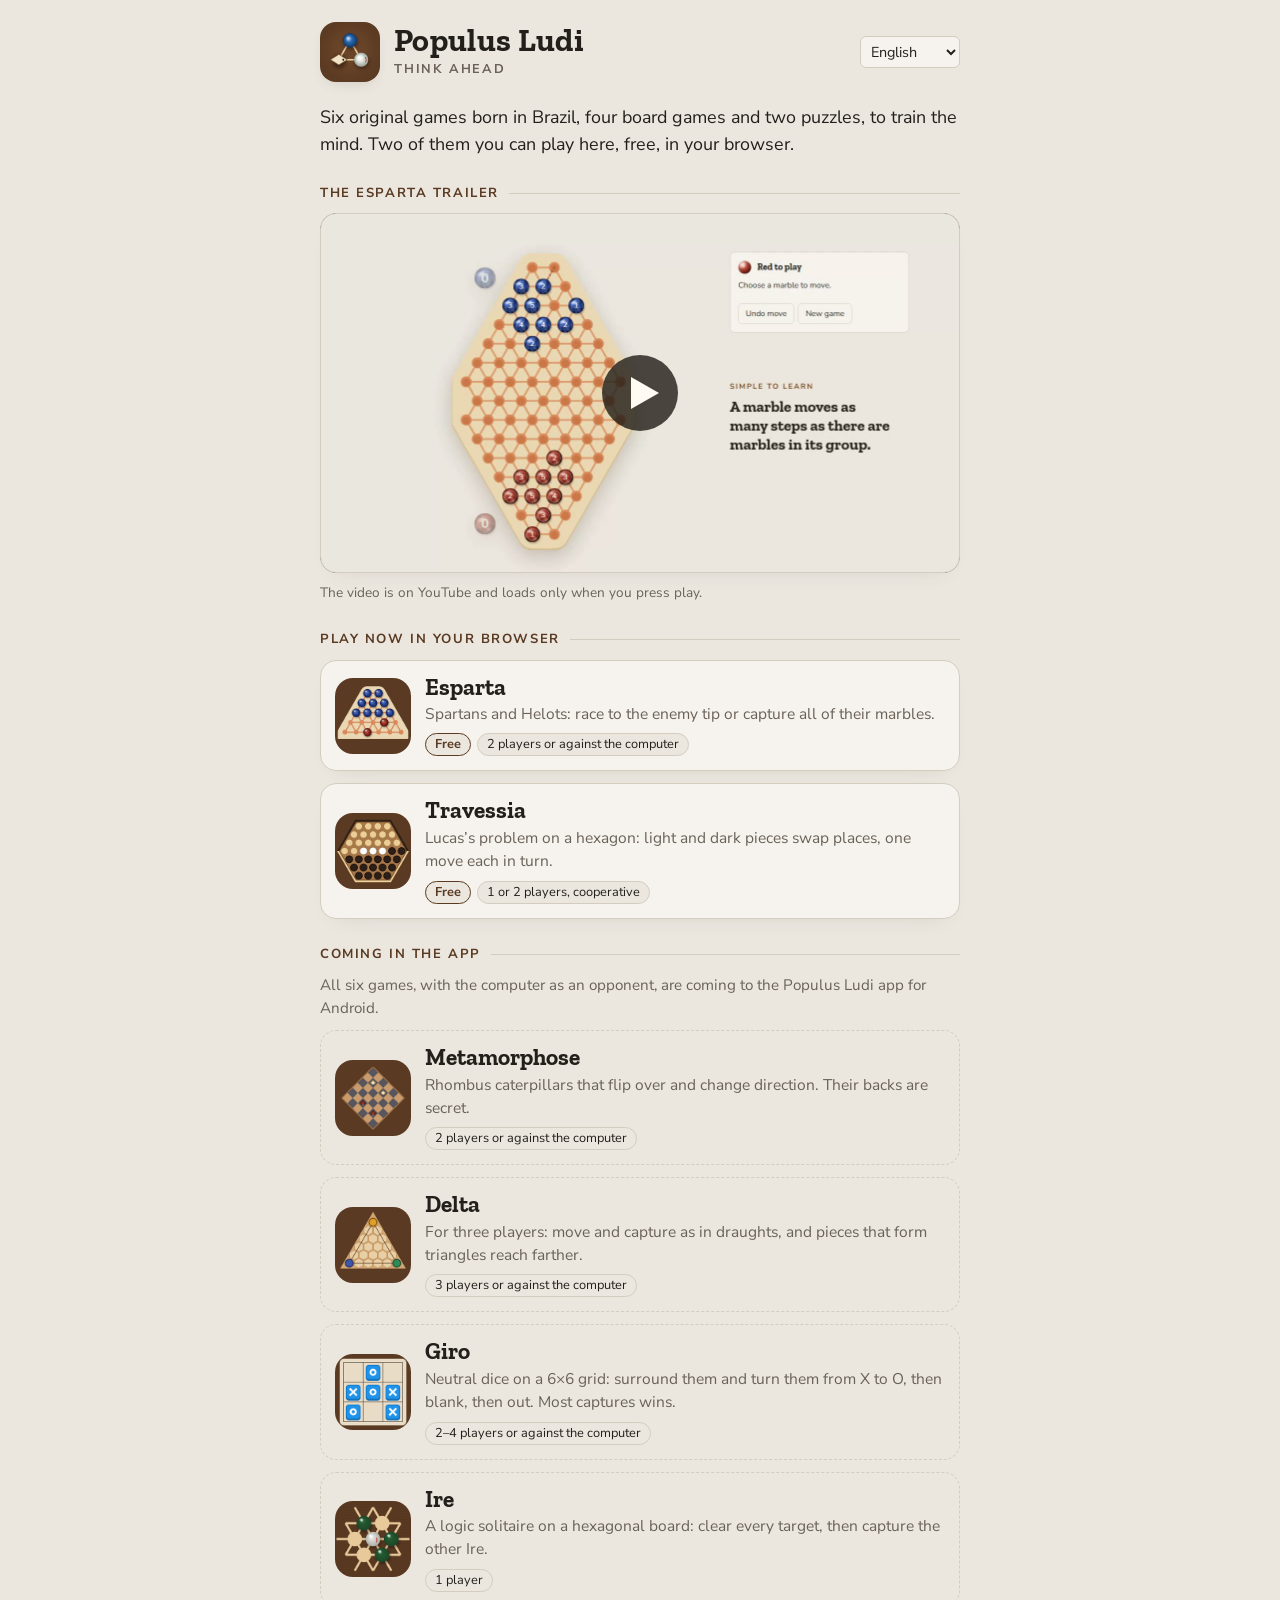
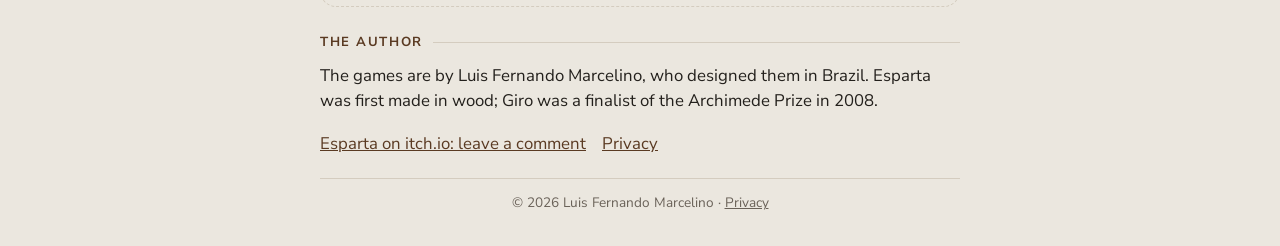
<file: index.html>
<!doctype html>
<html lang="en">
<head>
<meta charset="utf-8">
<meta name="viewport" content="width=device-width, initial-scale=1, viewport-fit=cover">
<title>Populus Ludi — Think ahead</title>
<meta name="description" content="Six original board games and puzzles by Luis Fernando Marcelino, born in Brazil. Play Esparta and Travessia free in your browser.">
<meta property="og:title" content="Populus Ludi — Think ahead">
<meta property="og:description" content="Six original board games and puzzles, born in Brazil. Play Esparta and Travessia free in your browser.">
<meta property="og:image" content="img/collezione.png">
<meta property="og:type" content="website">
<link rel="icon" href="img/collezione.png">
<meta name="theme-color" content="#ebe7df" media="(prefers-color-scheme: light)">
<meta name="theme-color" content="#1a1815" media="(prefers-color-scheme: dark)">
<style>
/* Stesso cassetto di noce del menu dell'app: due ripiani, i giochi del browser e quelli in arrivo nell'app */
@font-face { font-family: "Alegreya Sans"; font-weight: 400; font-display: swap; src: url(esparta/fonts/alegreya-sans-latin-400-normal.woff2) format("woff2"); }
@font-face { font-family: "Alegreya Sans"; font-weight: 500; font-display: swap; src: url(esparta/fonts/alegreya-sans-latin-500-normal.woff2) format("woff2"); }
@font-face { font-family: "Alegreya Sans"; font-weight: 700; font-display: swap; src: url(esparta/fonts/alegreya-sans-latin-700-normal.woff2) format("woff2"); }
@font-face { font-family: "Cormorant Garamond"; font-weight: 600; font-display: swap; src: url(fonts/cormorant-garamond-latin-600-normal.woff2) format("woff2"); }
:root {
  --bg: #ebe7df; --surface: #f7f4ee; --ink: #26211c; --muted: #6d6458; --line: #d6cdbf;
  --walnut: #5a3a22; --shadow: rgba(70, 45, 20, .16);
  --f-title: "Cormorant Garamond", Garamond, Georgia, serif;
  --f-body: "Alegreya Sans", "Segoe UI", system-ui, sans-serif;
}
@media (prefers-color-scheme: dark) {
  :root:not([data-theme="light"]) {
    --bg: #1a1815; --surface: #24211d; --ink: #eee8de; --muted: #a69c8f; --line: #3a352e;
    --walnut: #c79a6a; --shadow: rgba(0, 0, 0, .45); color-scheme: dark;
  }
}
:root[data-theme="dark"] {
  --bg: #1a1815; --surface: #24211d; --ink: #eee8de; --muted: #a69c8f; --line: #3a352e;
  --walnut: #c79a6a; --shadow: rgba(0, 0, 0, .45); color-scheme: dark;
}
* { box-sizing: border-box; }
html { -webkit-text-size-adjust: 100%; }
body { margin: 0; background: var(--bg); color: var(--ink); font-family: var(--f-body); font-size: 1.05rem; line-height: 1.5; padding: 22px 16px 32px; }
[hidden] { display: none !important; }
.wrap { max-width: 640px; margin: 0 auto; display: grid; gap: 22px; }
header { display: flex; align-items: center; gap: 14px; }
header img { width: 60px; height: 60px; border-radius: 16px; box-shadow: 0 6px 14px -6px var(--shadow); flex: none; }
.brand { min-width: 0; }
h1 { font-family: var(--f-title); font-weight: 600; font-size: 2.2rem; line-height: 1.05; margin: 0; }
.tag { margin: 4px 0 0; font-size: .8rem; font-weight: 700; letter-spacing: .14em; text-transform: uppercase; color: var(--muted); }
.langsel { margin-left: auto; font: inherit; font-size: .9rem; padding: 4px 6px; border-radius: 6px; border: 1px solid var(--line); background: var(--surface); color: var(--ink); }
.langsel:focus-visible, a:focus-visible { outline: 2px solid var(--walnut); outline-offset: 2px; }
.intro { margin: 0; font-size: 1.12rem; }
.shelf { display: grid; gap: 10px; }
h2.sec { margin: 4px 0 0; font-weight: 700; font-size: .82rem; letter-spacing: .12em; text-transform: uppercase; color: var(--walnut); display: flex; align-items: center; gap: 10px; }
h2.sec::after { content: ""; flex: 1; height: 1px; background: var(--line); }
.note { margin: 0; color: var(--muted); font-size: .95rem; }
.games { list-style: none; margin: 0; padding: 0; display: grid; gap: 12px; }
.game { display: grid; grid-template-columns: 76px minmax(0, 1fr); gap: 14px; align-items: center; padding: 14px; border-radius: 16px;
  background: var(--surface); border: 1px solid var(--line); color: inherit; text-decoration: none; box-shadow: 0 10px 22px -16px var(--shadow); }
a.game:hover { border-color: var(--walnut); }
.game img { width: 76px; height: 76px; border-radius: 18px; display: block; }
.game h3 { margin: 0 0 2px; font-family: var(--f-display, "Zilla Slab", Georgia, serif); font-size: 1.45rem; line-height: 1.1; font-weight: 700; }
.game p { margin: 0; color: var(--muted); font-size: .97rem; }
.meta { display: flex; flex-wrap: wrap; gap: 6px; margin-top: 8px; }
.chip { font-size: .8rem; font-weight: 500; padding: 1px 9px; border-radius: 999px; border: 1px solid var(--line); background: var(--bg); }
.chip.play { border-color: var(--walnut); color: var(--walnut); font-weight: 700; }
.soon .game { box-shadow: none; background: transparent; border-style: dashed; }
.about p { margin: 0 0 8px; }
/* Trailer: anteprima locale, YouTube si carica solo al clic (il sito resta senza cookie finché non si preme play) */
.trailer { position: relative; display: block; width: 100%; aspect-ratio: 16 / 9; padding: 0; border: 1px solid var(--line); border-radius: 16px; overflow: hidden;
  background: #000 center / cover no-repeat url(img/trailer-esparta.jpg); cursor: pointer; box-shadow: 0 10px 22px -16px var(--shadow); }
.trailer::before { content: ""; position: absolute; left: 50%; top: 50%; width: 76px; height: 76px; margin: -38px 0 0 -38px; border-radius: 50%; background: rgba(38, 33, 28, .82); }
.trailer::after { content: ""; position: absolute; left: 50%; top: 50%; margin: -16px 0 0 -9px; border-style: solid; border-width: 16px 0 16px 28px; border-color: transparent transparent transparent #fffaf2; }
.trailer:hover::before, .trailer:focus-visible::before { background: var(--walnut); }
.trailer:focus-visible { outline: 3px solid var(--walnut); outline-offset: 2px; }
.trailer.playing { cursor: auto; }
.trailer.playing::before, .trailer.playing::after { display: none; }
.trailer iframe { position: absolute; inset: 0; width: 100%; height: 100%; border: 0; }
.vnote { margin: 0; color: var(--muted); font-size: .85rem; }
.links { display: flex; flex-wrap: wrap; gap: 8px 16px; margin: 0; padding: 0; list-style: none; }
a { color: var(--walnut); }
footer { color: var(--muted); font-size: .85rem; text-align: center; border-top: 1px solid var(--line); padding-top: 14px; }
footer a { color: inherit; }
</style>
</head>
<body>
<div class="wrap">
  <header>
    <img src="img/collezione.png" alt="">
    <div class="brand"><h1>Populus Ludi</h1><p class="tag">Think ahead</p></div>
    <select id="selLang" class="langsel" data-i18n-aria="lang"></select>
  </header>

  <p class="intro" data-i18n="intro"></p>

  <section class="shelf">
    <h2 class="sec" data-i18n="sec.trailer"></h2>
    <button class="trailer" id="trailer" type="button" data-i18n-aria="trailer.play"></button>
    <p class="vnote" data-i18n="trailer.note"></p>
  </section>

  <section class="shelf">
    <h2 class="sec" data-i18n="sec.play"></h2>
    <ul class="games">
      <li><a class="game" href="esparta/index.html">
        <img src="img/esparta.png" alt="">
        <div><h3>Esparta</h3><p data-i18n="esparta.d"></p>
          <div class="meta"><span class="chip play" data-i18n="free"></span><span class="chip" data-i18n="p2cpu"></span></div></div>
      </a></li>
      <li><a class="game" href="transporte/index.html">
        <img src="img/transporte.png" alt="">
        <div><h3>Travessia</h3><p data-i18n="transporte.d"></p>
          <div class="meta"><span class="chip play" data-i18n="free"></span><span class="chip" data-i18n="p12coop"></span></div></div>
      </a></li>
    </ul>
  </section>

  <section class="shelf soon">
    <h2 class="sec" data-i18n="sec.app"></h2>
    <p class="note" data-i18n="app.note"></p>
    <ul class="games">
      <li><div class="game">
        <img src="img/metamorphose.png" alt="">
        <div><h3>Metamorphose</h3><p data-i18n="meta.d"></p>
          <div class="meta"><span class="chip" data-i18n="p2cpu"></span></div></div>
      </div></li>
      <li><div class="game">
        <img src="img/tres.png" alt="">
        <div><h3>Delta</h3><p data-i18n="tres.d"></p>
          <div class="meta"><span class="chip" data-i18n="p3cpu"></span></div></div>
      </div></li>
      <li><div class="game">
        <img src="img/giro.png" alt="">
        <div><h3>Giro</h3><p data-i18n="giro.d"></p>
          <div class="meta"><span class="chip" data-i18n="p24cpu"></span></div></div>
      </div></li>
      <li><div class="game">
        <img src="img/ire.png" alt="">
        <div><h3>Ire</h3><p data-i18n="ire.d"></p>
          <div class="meta"><span class="chip" data-i18n="p1"></span></div></div>
      </div></li>
    </ul>
  </section>

  <section class="shelf about">
    <h2 class="sec" data-i18n="sec.author"></h2>
    <p data-i18n="author"></p>
    <ul class="links">
      <li><a href="https://fernando-marcelino.itch.io/esparta" data-i18n="itch"></a></li>
      <li><a href="privacy.html" data-i18n="privacy"></a></li>
    </ul>
  </section>

  <footer>© 2026 Luis Fernando Marcelino · <a href="privacy.html" data-i18n="privacy"></a></footer>
</div>

<script>
(() => {
  const LANGS = { it: ['it', 'Italiano'], pt: ['pt-BR', 'Português'], en: ['en', 'English'], es: ['es', 'Español'] };
  const D = {
    it: { lang: 'Lingua', 'sec.trailer': 'Il trailer di Esparta', 'trailer.play': 'Guarda il trailer di Esparta', 'trailer.note': 'Il video è su YouTube e si carica solo quando premi play.',
      intro: 'Sei giochi d’autore nati in Brasile, quattro giochi da tavolo e due rompicapi, per allenare la mente. Due si giocano qui, gratis, nel browser.',
      'sec.play': 'Gioca ora nel browser', free: 'Gratis', 'sec.app': 'In arrivo nell’app',
      'app.note': 'Tutti e sei i giochi, con il computer come avversario, arriveranno nell’app Populus Ludi per Android.',
      'sec.author': 'L’autore',
      author: 'I giochi sono di Luis Fernando Marcelino, che li ha ideati in Brasile. Esparta è nato in legno; Giro è stato finalista al Premio Archimede nel 2008.',
      itch: 'Esparta su itch.io: lascia un commento', privacy: 'Privacy',
      'esparta.d': 'Spartani e Iloti: corri verso la punta avversaria o cattura tutte le sue biglie.',
      'ire.d': 'Solitario logico sul tabellone esagonale: togli tutti i bersagli e cattura l’altra Ire.',
      'meta.d': 'Bruchi a rombo che si girano e cambiano direzione. Il loro retro è segreto.',
      'tres.d': 'Per tre giocatori: si muove e si cattura come nella dama, e i pezzi che formano triangoli arrivano più lontano.',
      'giro.d': 'Dadi neutri su una griglia 6×6: accerchiali e girali da X a O, poi a vuoto, poi fuori. Chi ne cattura di più vince.',
      'transporte.d': 'Il problema di Lucas sull’esagono: chiari e scuri si scambiano di posto, una mossa a testa.',
      p1: '1 giocatore', p2cpu: '2 giocatori o contro il computer', p3cpu: '3 giocatori o contro il computer',
      p24cpu: '2–4 giocatori o contro il computer', p12coop: '1 o 2 giocatori, cooperativo' },
    pt: { lang: 'Idioma', 'sec.trailer': 'O trailer de Esparta', 'trailer.play': 'Assista ao trailer de Esparta', 'trailer.note': 'O vídeo está no YouTube e só carrega quando você aperta o play.',
      intro: 'Seis jogos autorais nascidos no Brasil, quatro jogos de tabuleiro e dois quebra-cabeças, para treinar a mente. Dois se jogam aqui, de graça, no navegador.',
      'sec.play': 'Jogue agora no navegador', free: 'Grátis', 'sec.app': 'Em breve no app',
      'app.note': 'Os seis jogos, com o computador como adversário, vão chegar no app Populus Ludi para Android.',
      'sec.author': 'O autor',
      author: 'Os jogos são de Luis Fernando Marcelino, que os criou no Brasil. Esparta nasceu em madeira; Giro foi finalista do Prêmio Archimede em 2008.',
      itch: 'Esparta no itch.io: deixe um comentário', privacy: 'Privacidade',
      'esparta.d': 'Espartanos e Hilotas: corra até a ponta adversária ou capture todas as bolinhas dele.',
      'ire.d': 'Paciência lógica no tabuleiro hexagonal: tire todos os alvos e capture a outra Ire.',
      'meta.d': 'Lagartas em losango que viram e mudam de direção. O verso delas é secreto.',
      'tres.d': 'Para três jogadores: move-se e captura-se como nas damas, e as peças que formam triângulos chegam mais longe.',
      'giro.d': 'Dados neutros numa grade 6×6: cerque-os e vire-os de X para O, depois vazio, depois fora. Quem capturar mais vence.',
      'transporte.d': 'O problema de Lucas no hexágono: claras e escuras trocam de lugar, um movimento de cada vez.',
      p1: '1 jogador', p2cpu: '2 jogadores ou contra o computador', p3cpu: '3 jogadores ou contra o computador',
      p24cpu: '2–4 jogadores ou contra o computador', p12coop: '1 ou 2 jogadores, cooperativo' },
    en: { lang: 'Language', 'sec.trailer': 'The Esparta trailer', 'trailer.play': 'Watch the Esparta trailer', 'trailer.note': 'The video is on YouTube and loads only when you press play.',
      intro: 'Six original games born in Brazil, four board games and two puzzles, to train the mind. Two of them you can play here, free, in your browser.',
      'sec.play': 'Play now in your browser', free: 'Free', 'sec.app': 'Coming in the app',
      'app.note': 'All six games, with the computer as an opponent, are coming to the Populus Ludi app for Android.',
      'sec.author': 'The author',
      author: 'The games are by Luis Fernando Marcelino, who designed them in Brazil. Esparta was first made in wood; Giro was a finalist of the Archimede Prize in 2008.',
      itch: 'Esparta on itch.io: leave a comment', privacy: 'Privacy',
      'esparta.d': 'Spartans and Helots: race to the enemy tip or capture all of their marbles.',
      'ire.d': 'A logic solitaire on a hexagonal board: clear every target, then capture the other Ire.',
      'meta.d': 'Rhombus caterpillars that flip over and change direction. Their backs are secret.',
      'tres.d': 'For three players: move and capture as in draughts, and pieces that form triangles reach farther.',
      'giro.d': 'Neutral dice on a 6×6 grid: surround them and turn them from X to O, then blank, then out. Most captures wins.',
      'transporte.d': 'Lucas’s problem on a hexagon: light and dark pieces swap places, one move each in turn.',
      p1: '1 player', p2cpu: '2 players or against the computer', p3cpu: '3 players or against the computer',
      p24cpu: '2–4 players or against the computer', p12coop: '1 or 2 players, cooperative' },
    es: { lang: 'Idioma', 'sec.trailer': 'El tráiler de Esparta', 'trailer.play': 'Mira el tráiler de Esparta', 'trailer.note': 'El vídeo está en YouTube y solo se carga cuando pulsas play.',
      intro: 'Seis juegos de autor nacidos en Brasil, cuatro juegos de mesa y dos rompecabezas, para entrenar la mente. Dos se juegan aquí, gratis, en el navegador.',
      'sec.play': 'Juega ahora en el navegador', free: 'Gratis', 'sec.app': 'Próximamente en la app',
      'app.note': 'Los seis juegos, con la computadora como rival, llegarán a la app Populus Ludi para Android.',
      'sec.author': 'El autor',
      author: 'Los juegos son de Luis Fernando Marcelino, que los creó en Brasil. Esparta nació en madera; Giro fue finalista del Premio Archimede en 2008.',
      itch: 'Esparta en itch.io: deja un comentario', privacy: 'Privacidad',
      'esparta.d': 'Espartanos e Ilotas: corre hacia la punta rival o captura todas sus canicas.',
      'ire.d': 'Solitario lógico en el tablero hexagonal: quita todos los blancos y captura la otra Ire.',
      'meta.d': 'Orugas en rombo que se voltean y cambian de dirección. Su reverso es secreto.',
      'tres.d': 'Para tres jugadores: se mueve y se captura como en las damas, y las piezas que forman triángulos llegan más lejos.',
      'giro.d': 'Dados neutros en una cuadrícula de 6×6: rodéalos y gíralos de X a O, luego a vacío, luego fuera. Gana quien capture más.',
      'transporte.d': 'El problema de Lucas en el hexágono: claras y oscuras cambian de lugar, un movimiento cada uno.',
      p1: '1 jugador', p2cpu: '2 jugadores o contra la computadora', p3cpu: '3 jugadores o contra la computadora',
      p24cpu: '2–4 jugadores o contra la computadora', p12coop: '1 o 2 jugadores, cooperativo' },
  };
  const get = k => { try { return localStorage.getItem(k); } catch (e) { return null; } };
  const put = (k, v) => { try { localStorage.setItem(k, v); } catch (e) {} };
  let lang = get('collezione.lingua');
  if (!D[lang]) lang = { pt: 'pt', es: 'es', it: 'it' }[(navigator.language || '').toLowerCase().slice(0, 2)] || 'en';
  const sel = document.getElementById('selLang');
  function apply() {
    document.querySelectorAll('[data-i18n]').forEach(e => { e.textContent = D[lang][e.dataset.i18n]; });
    document.querySelectorAll('[data-i18n-aria]').forEach(e => e.setAttribute('aria-label', D[lang][e.dataset.i18nAria]));
    document.documentElement.lang = LANGS[lang][0];
    sel.value = lang;
  }
  // La lingua scelta qui vale anche dentro i giochi, come nel menu dell'app
  function setLang(l) {
    lang = l;
    put('collezione.lingua', l);
    ['esparta', 'transporte'].forEach(g => put(g + '.lingua', l));
    apply();
  }
  sel.replaceChildren(...Object.keys(LANGS).map(k => { const o = document.createElement('option'); o.value = k; o.lang = LANGS[k][0]; o.textContent = LANGS[k][1]; return o; }));
  sel.addEventListener('change', () => setLang(sel.value));
  apply();
  // YouTube senza cookie, caricato solo al clic
  const tr = document.getElementById('trailer');
  tr.addEventListener('click', () => {
    const box = document.createElement('div');
    box.className = 'trailer playing';
    const f = document.createElement('iframe');
    f.src = 'https://www.youtube-nocookie.com/embed/j59VbbETx60?autoplay=1&rel=0';
    f.title = D[lang]['trailer.play'];
    f.allow = 'autoplay; encrypted-media; picture-in-picture; fullscreen';
    f.allowFullscreen = true;
    box.appendChild(f);
    tr.replaceWith(box);
  }, { once: true });
})();
</script>
<link rel="stylesheet" href="tema/tema.css">
</body>
</html>
</file>
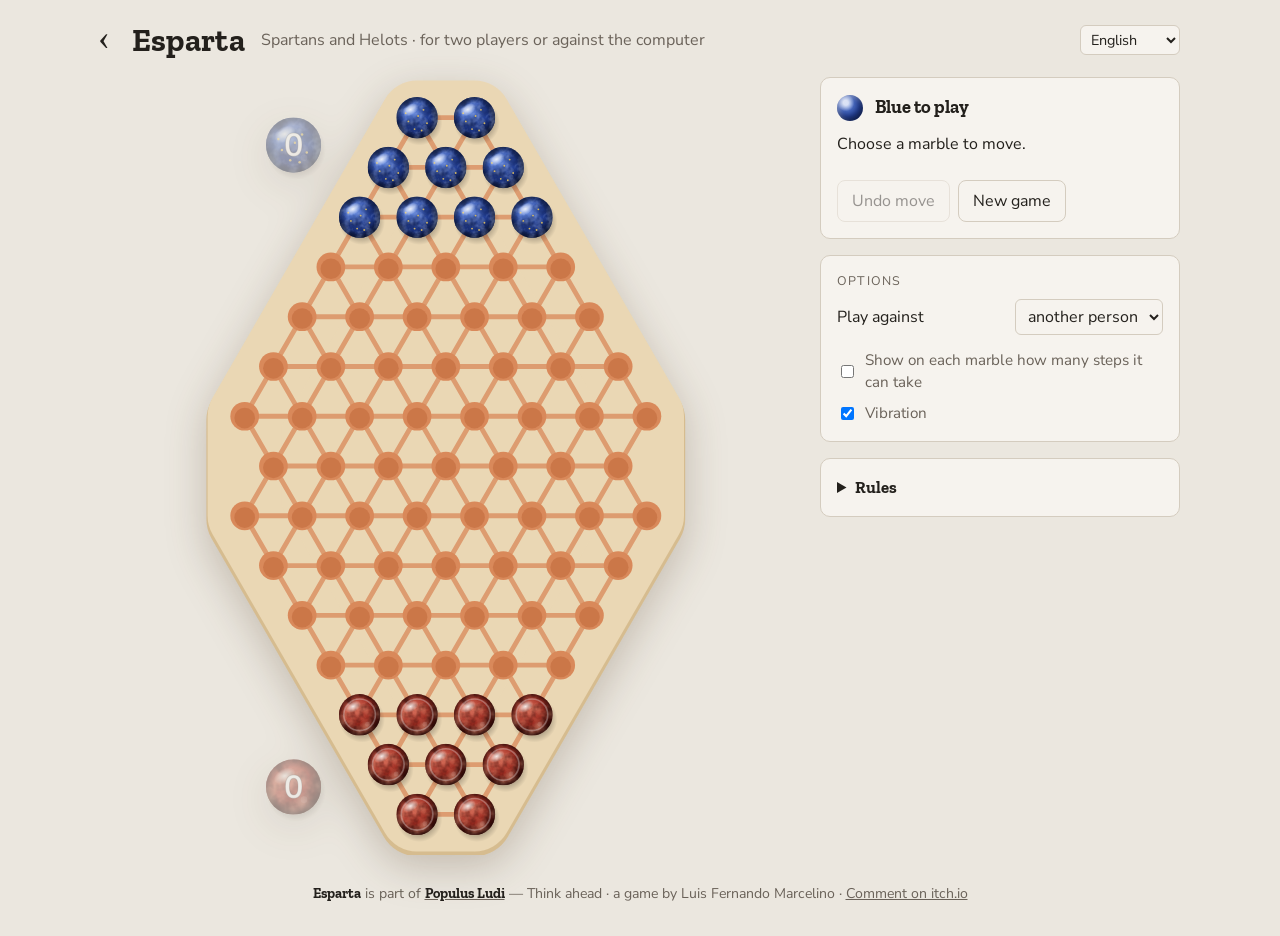
<file: esparta/index.html>
<!doctype html>
<html lang="it">
<head>
<meta charset="utf-8">
<meta name="viewport" content="width=device-width, initial-scale=1, viewport-fit=cover, user-scalable=no">
<meta name="theme-color" content="#ecebe6" media="(prefers-color-scheme: light)">
<meta name="theme-color" content="#1b1a18" media="(prefers-color-scheme: dark)">
<style>@font-face{font-family:"Marcellus SC";font-style:normal;font-weight:400;font-display:swap;src:url(fonts/marcellus-sc-latin-400-normal.woff2) format("woff2")}
@font-face{font-family:"Alegreya Sans";font-style:normal;font-weight:400;font-display:swap;src:url(fonts/alegreya-sans-latin-400-normal.woff2) format("woff2")}
@font-face{font-family:"Alegreya Sans";font-style:italic;font-weight:400;font-display:swap;src:url(fonts/alegreya-sans-latin-400-italic.woff2) format("woff2")}
@font-face{font-family:"Alegreya Sans";font-style:normal;font-weight:500;font-display:swap;src:url(fonts/alegreya-sans-latin-500-normal.woff2) format("woff2")}
@font-face{font-family:"Alegreya Sans";font-style:normal;font-weight:700;font-display:swap;src:url(fonts/alegreya-sans-latin-700-normal.woff2) format("woff2")}
@font-face{font-family:"IBM Plex Mono";font-style:normal;font-weight:400;font-display:swap;src:url(fonts/ibm-plex-mono-latin-400-normal.woff2) format("woff2")}
@font-face{font-family:"IBM Plex Mono";font-style:normal;font-weight:500;font-display:swap;src:url(fonts/ibm-plex-mono-latin-500-normal.woff2) format("woff2")}
html{padding-top:env(safe-area-inset-top,0px);padding-bottom:env(safe-area-inset-bottom,0px);-webkit-tap-highlight-color:transparent;-webkit-text-size-adjust:100%}
body{margin:0;overscroll-behavior:none}
[hidden]{display:none!important}</style>
<style>.back-menu{align-self:center;font:400 2.2rem/1 Georgia,serif;color:inherit;text-decoration:none;padding:0 6px 4px 2px;margin-left:-4px;-webkit-tap-highlight-color:transparent}.back-menu:focus-visible{outline:2px solid currentColor;outline-offset:2px;border-radius:4px}</style>
</head>
<body>
<title>Esparta · Populus Ludi</title>
<style>
/* Layout: il tabellone di betulla a sinistra come oggetto fisico, turno e opzioni a destra */
:root {
  --bg: #ecebe6;
  --surface: #f7f6f2;
  --ink: #23211d;
  --muted: #6b665c;
  --line: #d3cfc4;
  --accent: #b4532a;
  --accent-ink: #ffffff;
  --blu: #2f6fb8;
  --rosso: #c23b32;
  --wood: #ead7b4;
  --wood-edge: #d6bc8f;
  --burn: #d9895a;
  --burn-deep: #c0683a;
  --hint: #1f7a52;
  --board-ink: #2a2118;
  --board-hint: #17704a;
  --f-display: "Marcellus SC", "Trajan Pro", Georgia, serif;
  --f-body: "Alegreya Sans", "Segoe UI", system-ui, sans-serif;
  --f-mono: "IBM Plex Mono", ui-monospace, Consolas, monospace;
  --board-shadow: rgba(70, 45, 20, .24);
}
@media (prefers-color-scheme: dark) {
  :root:not([data-theme="light"]) {
    --bg: #1b1a18; --surface: #252421; --ink: #ece8df; --muted: #a39d90; --line: #3b3934;
    --accent: #e07b4c; --accent-ink: #1b1a18; --hint: #5fd09a; --board-shadow: rgba(0, 0, 0, .55); color-scheme: dark;
  }
}
:root[data-theme="dark"] {
  --bg: #1b1a18; --surface: #252421; --ink: #ece8df; --muted: #a39d90; --line: #3b3934;
  --accent: #e07b4c; --accent-ink: #1b1a18; --hint: #5fd09a; --board-shadow: rgba(0, 0, 0, .55); color-scheme: dark;
}
* { box-sizing: border-box; }
[hidden] { display: none !important; }
body { background: var(--bg); color: var(--ink); font-family: var(--f-body); font-size: 1rem; line-height: 1.5; padding-inline: 16px; padding-block: 20px 32px; }
.wrap { max-width: 1080px; margin: 0 auto; display: grid; grid-template-columns: minmax(0, 1fr) minmax(280px, 360px); gap: 28px; align-items: start; }
@media (max-width: 760px) { .wrap { grid-template-columns: minmax(0, 1fr); } }
header.top { max-width: 1080px; margin: 0 auto 18px; display: flex; flex-wrap: wrap; align-items: baseline; gap: 4px 16px; }
h1 { font-family: var(--f-display); font-weight: 400; font-size: 2.4rem; letter-spacing: .14em; margin: 0; line-height: 1; }
.sub { color: var(--muted); margin: 0; }
.langsel { margin-left: auto; align-self: center; font: inherit; font-size: .9rem; padding: 3px 6px; border-radius: 6px; border: 1px solid var(--line); background: var(--surface); color: var(--ink); }
.langsel:focus-visible { outline: 2px solid var(--accent); outline-offset: 2px; }
.boardbox { min-width: 0; display: flex; justify-content: center; }
svg#board { width: min(100%, 520px, calc((100dvh - 120px) * 0.62)); height: auto; display: block; touch-action: manipulation; user-select: none; }
.boardbox { position: sticky; top: 12px; }
svg#board { filter: drop-shadow(0 12px 20px var(--board-shadow)); }
.modes { display: grid; gap: 8px; }
.modes label { display: flex; justify-content: space-between; align-items: center; gap: 10px; }
.modes select { font: inherit; padding: 5px 8px; border-radius: 6px; border: 1px solid var(--line); background: var(--surface); color: var(--ink); }
.modes select:focus-visible { outline: 2px solid var(--accent); outline-offset: 2px; }
.cell { cursor: default; }
.cell.act { cursor: pointer; }
.cell:focus { outline: none; }
.cell:focus-visible .hit { stroke: var(--accent); stroke-width: 3; }
.panel { min-width: 0; display: grid; gap: 16px; }
.card { background: var(--surface); border: 1px solid var(--line); border-radius: 10px; padding: 16px; }
.turn { display: flex; align-items: center; gap: 12px; }
.dot { width: 26px; height: 26px; border-radius: 50%; flex: none; box-shadow: inset -3px -4px 6px rgba(0,0,0,.35), inset 3px 3px 5px rgba(255,255,255,.35); }
.dot.B { background: radial-gradient(circle at 34% 30%, rgba(255,255,255,.75) 0 10%, transparent 34%), radial-gradient(circle at 38% 34%, #6a8ee0, #25429a 55%, #0f1d4f); }
.dot.R { background: radial-gradient(circle at 34% 30%, rgba(255,255,255,.75) 0 10%, transparent 34%), radial-gradient(circle at 38% 34%, #e0735e, #9e2d22 55%, #4a110c); }
.turn-name { font-family: var(--f-display); font-size: 1.35rem; letter-spacing: .08em; }
.status { margin: 10px 0 0; min-height: 3em; }
.status b { font-weight: 700; }
.budget { display: inline-block; font-family: var(--f-mono); font-size: .9rem; background: var(--bg); border: 1px solid var(--line); border-radius: 6px; padding: 0 6px; }
.actions { display: flex; flex-wrap: wrap; gap: 8px; }
button { font: inherit; font-weight: 500; border-radius: 8px; padding: 8px 14px; border: 1px solid var(--line); background: var(--surface); color: var(--ink); cursor: pointer; }
button:hover:not(:disabled) { border-color: var(--muted); }
button:focus-visible { outline: 2px solid var(--accent); outline-offset: 2px; }
button:disabled { opacity: .45; cursor: not-allowed; }
button.primary { background: var(--accent); color: var(--accent-ink); border-color: var(--accent); }
label.toggle { display: flex; align-items: center; gap: 8px; color: var(--muted); font-size: .95rem; cursor: pointer; }
.lbl { font-size: .78rem; letter-spacing: .1em; text-transform: uppercase; color: var(--muted); margin: 0 0 8px; }
.lost { transition: opacity .3s; }
.lost.zero { opacity: .4; }
.lost.bump { animation: bump .5s ease-out; transform-box: fill-box; transform-origin: center; }
@keyframes bump { 40% { transform: scale(1.3); } }
@media (prefers-reduced-motion: reduce) { .lost.bump { animation: none; } }
@media (max-width: 760px) {
  body { padding-block: 8px 24px; }
  header.top { margin-bottom: 8px; }
  h1 { font-size: 1.6rem; }
  .sub { display: none; }
  .wrap { gap: 12px; }
  .panel { display: contents; }
  #turnCard { order: -1; position: sticky; top: env(safe-area-inset-top, 0px); z-index: 2; padding: 10px 12px; box-shadow: 0 6px 14px -10px rgba(0,0,0,.4); }
  .boardbox { order: 0; }
  .panel > .card:not(#turnCard) { order: 1; }
  .turn-name { font-size: 1.1rem; }
  .dot { width: 22px; height: 22px; }
  .status { min-height: 0; margin: 6px 0 8px; font-size: .92rem; line-height: 1.35; }
  button { padding: 7px 12px; font-size: .95rem; }
  svg#board { width: min(100%, calc((100dvh - 230px - env(safe-area-inset-top, 0px) - env(safe-area-inset-bottom, 0px)) * 0.62)); }
  .boardbox { position: static; }
}
details summary { cursor: pointer; font-family: var(--f-display); letter-spacing: .06em; font-size: 1.05rem; }
details ul { padding-left: 1.2em; margin: 10px 0 0; display: grid; gap: 6px; }
.win { border-color: var(--accent); }
</style>

<header class="top">
  <a class="back-menu" href="../index.html" data-back-nav aria-label="Menu">‹</a>
  <h1>Esparta</h1>
  <p class="sub" data-i18n="sub"></p>
  <select id="selLang" class="langsel" data-i18n-aria="lang.label"></select>
</header>

<div class="wrap">
  <div class="boardbox"><svg id="board" role="group" data-i18n-aria="board.aria"></svg></div>

  <aside class="panel">
    <section class="card" id="turnCard">
      <div class="turn"><span class="dot" id="turnDot" aria-hidden="true"></span><span class="turn-name" id="turnName" aria-live="polite"></span></div>
      <p class="status" id="status" aria-live="polite"></p>
      <div class="actions">
        <button id="btnEnd" class="primary" hidden data-i18n="btn.end"></button>
        <button id="btnUndo" data-i18n="btn.undo"></button>
        <button id="btnNew" data-i18n="btn.new"></button>
      </div>
      <div class="actions" id="confirmNew" hidden style="margin-top:10px">
        <span data-i18n="confirm.q"></span>
        <button id="btnNewYes" class="primary" data-i18n="confirm.yes"></button>
        <button id="btnNewNo" data-i18n="confirm.no"></button>
      </div>
    </section>

    <section class="card" id="modeCard">
      <p class="lbl" data-i18n="mode.title"></p>
      <div class="modes">
        <label for="selMode"><span data-i18n="mode.vs"></span> <select id="selMode"><option value="due" data-i18n="mode.due"></option><option value="cpu" data-i18n="mode.cpu"></option></select></label>
        <label for="selSide" id="lblSide"><span data-i18n="side.lbl"></span> <select id="selSide"><option value="B" data-i18n="side.B"></option><option value="R" data-i18n="side.R"></option></select></label>
        <label for="selLevel" id="lblLevel"><span data-i18n="level.lbl"></span> <select id="selLevel"><option value="facile" data-i18n="level.facile"></option><option value="medio" data-i18n="level.medio"></option><option value="difficile" data-i18n="level.difficile"></option></select></label>
      </div>
      <label class="toggle" style="margin-top:14px"><input type="checkbox" id="showGroups"> <span data-i18n="show.groups"></span></label>
      <label class="toggle" style="margin-top:8px"><input type="checkbox" id="optHaptics" checked> <span data-i18n="opt.haptics"></span></label>
    </section>

    <section class="card">
      <details>
        <summary data-i18n="rules.title"></summary>
        <ul>
          <li data-i18n-html="rules.1"></li>
          <li data-i18n-html="rules.2"></li>
          <li data-i18n-html="rules.3"></li>
          <li data-i18n-html="rules.4"></li>
          <li data-i18n-html="rules.5"></li>
          <li data-i18n-html="rules.6"></li>
          <li data-i18n-html="rules.7"></li>
          <li data-i18n-html="rules.8"></li>
        </ul>
      </details>
    </section>
  </aside>
</div>

<script>
// Lingue dell'interfaccia: IT (fonte), PT-BR, EN, ES. build.js lo incorpora inline (niente fetch: funziona da file:// e come artifact).
// Uso: I18N.t('chiave', {var}) · elementi con data-i18n / data-i18n-html / data-i18n-aria / data-i18n-title · <select id="selLang">.
const I18N = ((STORE, DICT) => {
  const LANGS = { it: ['it', 'Italiano'], pt: ['pt-BR', 'Português'], en: ['en', 'English'], es: ['es', 'Español'] };
  const missing = new Set();
  function detect() {
    try { const s = localStorage.getItem(STORE); if (DICT[s]) return s; } catch (e) {}
    const nav = typeof navigator !== 'undefined' ? navigator.language || (navigator.languages || [])[0] || '' : '';
    return { pt: 'pt', es: 'es', it: 'it' }[String(nav).toLowerCase().slice(0, 2)] || 'en';
  }
  let lang = detect();
  const subs = [];
  const fmt = (s, v = {}) => typeof s === 'function' ? s(v) : s.replace(/\{(\w+)\}/g, (m, k) => (k in v ? v[k] : m));
  function t(k, v) {
    const s = k in DICT[lang] ? DICT[lang][k] : DICT.it[k];
    if (s === undefined) { missing.add(k); return k; }
    return fmt(s, v);
  }
  function apply() {
    if (typeof document === 'undefined') return;
    const q = (sel, f) => document.querySelectorAll(sel).forEach(f);
    q('[data-i18n]', e => { e.textContent = t(e.dataset.i18n); });
    q('[data-i18n-html]', e => { e.innerHTML = t(e.dataset.i18nHtml); });
    q('[data-i18n-aria]', e => e.setAttribute('aria-label', t(e.dataset.i18nAria)));
    q('[data-i18n-title]', e => e.setAttribute('title', t(e.dataset.i18nTitle)));
    document.title = t('doc.title');
    document.documentElement.lang = LANGS[lang][0];
    const s = document.getElementById('selLang');
    if (s) s.value = lang;
  }
  function set(l) {
    if (!DICT[l] || l === lang) return;
    lang = l;
    try { localStorage.setItem(STORE, l); } catch (e) {}
    apply();
    subs.forEach(f => f());
  }
  function mount() {
    const s = document.getElementById('selLang');
    if (s) {
      s.replaceChildren(...Object.keys(LANGS).map(k => {
        const o = document.createElement('option');
        o.value = k; o.lang = LANGS[k][0]; o.textContent = LANGS[k][1];
        return o;
      }));
      s.addEventListener('change', () => set(s.value));
    }
    apply();
  }
  return { t, set, apply, mount, onChange: f => subs.push(f), get lang() { return lang; }, DICT, missing };
})('esparta.lingua', {
  it: {
    'doc.title': 'Esparta',
    'lang.label': 'Lingua',
    'opt.haptics': 'Vibrazione',
    'sub': 'Spartani e Iloti · per due giocatori o contro il computer',
    'board.aria': 'Tabellone di Esparta',
    'btn.end': 'Termina turno',
    'btn.undo': 'Annulla mossa',
    'btn.new': 'Nuova partita',
    'confirm.q': 'Ricominciare da capo?',
    'confirm.yes': 'Sì, nuova partita',
    'confirm.no': 'No',
    'mode.title': 'Opzioni',
    'mode.vs': 'Gioca contro',
    'mode.due': "un'altra persona",
    'mode.cpu': 'il computer',
    'side.lbl': 'Tu sei',
    'side.B': 'il Blu (inizi tu)',
    'side.R': 'il Rosso',
    'level.lbl': 'Livello',
    'level.facile': 'facile',
    'level.medio': 'medio',
    'level.difficile': 'difficile',
    'cap.title': ({ p, n }) => `${p}: ${n === 1 ? '1 biglia persa' : n + ' biglie perse'}`,
    'show.groups': 'Mostra su ogni biglia quanti passi può fare',
    'log.title': 'Registro',
    'log.empty': 'Nessuna mossa. Inizia il Blu.',
    'rules.title': 'Regole',
    'rules.1': 'Ognuno ha 9 biglie, schierate alle due punte del tabellone. Inizia il Blu. Puoi giocare contro un\'altra persona allo stesso schermo o contro il computer, a tre livelli.',
    'rules.2': '<b>Gruppo</b>: le biglie, di qualunque colore, sulle 6 caselle intorno. Una biglia può fare tanti passi quante biglie ha nel gruppo; se non ne ha nessuna, 1 passo.',
    'rules.3': 'Si va sempre in linea retta e si possono scavalcare le biglie proprie e avversarie. Non serve usare tutti i passi.',
    'rules.4': 'Senza catturare ci si muove solo in avanti, cioè nelle due diagonali verso l\'avversario.',
    'rules.5': 'Si cattura prendendo il posto di una biglia avversaria, in qualsiasi direzione (avanti, di lato, indietro). Una cattura per volta.',
    'rules.6': 'Dopo una cattura si gioca ancora, con una biglia qualsiasi: si può catturare di nuovo o muoversi in avanti, oppure terminare il turno. Un movimento in avanti senza cattura chiude il turno.',
    'rules.7': 'Vince chi occupa per primo una delle due caselle della punta avversaria, oppure cattura tutte le biglie avversarie.',
    'rules.8': 'Chi non ha mosse possibili passa il turno.',
    'name.B': 'Blu',
    'name.R': 'Rosso',
    'tag.you': ' (tu)',
    'tag.cpu': ' (computer)',
    'turn': 'Tocca al {p}{tag}',
    'win': 'Vince il {p}{tag}',
    'msg.allCaptured': 'Ha catturato tutte le biglie avversarie.',
    'msg.reachedTip': 'Ha raggiunto la punta avversaria.',
    'msg.youWon': '<b>Hai vinto!</b> ',
    'msg.cpuWon': '<b>Ha vinto il computer.</b> ',
    'cpu.thinking': 'Il computer sta pensando…',
    'cpu.bonus': 'Il computer ha catturato e gioca ancora…',
    'cpu.turn': 'Tocca al computer…',
    'msg.bonus': '<b>Cattura!</b> Il {p} rigioca con una biglia qualsiasi: cattura ancora, avanza o termina il turno.',
    'msg.sel': 'Biglia in {cell}: gruppo <span class="budget">{steps}</span>. ',
    'steps': ({ n }) => n === 1 ? '1 passo' : `${n} passi`,
    'msg.pickDest': 'Scegli una casella evidenziata.',
    'msg.noMove': 'Nessuna mossa possibile per questa biglia.',
    'msg.pick': 'Scegli una biglia da muovere.',
    'msg.passed': 'Il {p} non aveva mosse e passa il turno. ',
    'aria.marble': '{cell}, biglia {p}',
    'aria.empty': '{cell}, vuota',
    'aria.capture': ', cattura',
    'aria.dest': ', destinazione',
  },
  pt: {
    'doc.title': 'Esparta',
    'lang.label': 'Idioma',
    'opt.haptics': 'Vibração',
    'sub': 'Espartanos e Hilotas · para dois jogadores ou contra o computador',
    'board.aria': 'Tabuleiro de Esparta',
    'btn.end': 'Encerrar a vez',
    'btn.undo': 'Desfazer jogada',
    'btn.new': 'Nova partida',
    'confirm.q': 'Começar do zero?',
    'confirm.yes': 'Sim, nova partida',
    'confirm.no': 'Não',
    'mode.title': 'Opções',
    'mode.vs': 'Jogar contra',
    'mode.due': 'outra pessoa',
    'mode.cpu': 'o computador',
    'side.lbl': 'Você é',
    'side.B': 'o Azul (você começa)',
    'side.R': 'o Vermelho',
    'level.lbl': 'Nível',
    'level.facile': 'fácil',
    'level.medio': 'médio',
    'level.difficile': 'difícil',
    'cap.title': ({ p, n }) => `${p}: ${n === 1 ? '1 bolinha perdida' : n + ' bolinhas perdidas'}`,
    'show.groups': 'Mostrar em cada bolinha quantos passos ela pode dar',
    'log.title': 'Registro',
    'log.empty': 'Nenhuma jogada. O Azul começa.',
    'rules.title': 'Regras',
    'rules.1': 'Cada jogador tem 9 bolinhas, posicionadas nas duas pontas do tabuleiro. O Azul começa. Dá para jogar contra outra pessoa na mesma tela ou contra o computador, em três níveis.',
    'rules.2': '<b>Grupo</b>: as bolinhas, de qualquer cor, que estão nas 6 casas ao redor. Uma bolinha pode andar tantos passos quantas bolinhas houver no seu grupo; se não houver nenhuma, 1 passo.',
    'rules.3': 'Anda-se sempre em linha reta, e dá para pular por cima das bolinhas próprias e das adversárias. Não é preciso usar todos os passos.',
    'rules.4': 'Sem capturar, só se anda para a frente, ou seja, pelas duas diagonais em direção ao adversário.',
    'rules.5': 'Captura-se tomando o lugar de uma bolinha adversária, em qualquer direção (para a frente, para o lado, para trás). Uma captura por vez.',
    'rules.6': 'Depois de uma captura, joga-se de novo, com qualquer bolinha: dá para capturar outra vez, andar para a frente ou encerrar a vez. Um movimento para a frente sem captura encerra a vez.',
    'rules.7': 'Vence quem ocupar primeiro uma das duas casas da ponta adversária, ou capturar todas as bolinhas adversárias.',
    'rules.8': 'Quem não tiver nenhuma jogada possível passa a vez.',
    'name.B': 'Azul',
    'name.R': 'Vermelho',
    'tag.you': ' (você)',
    'tag.cpu': ' (computador)',
    'turn': 'Vez do {p}{tag}',
    'win': 'Vence o {p}{tag}',
    'msg.allCaptured': 'Capturou todas as bolinhas adversárias.',
    'msg.reachedTip': 'Chegou à ponta adversária.',
    'msg.youWon': '<b>Você venceu!</b> ',
    'msg.cpuWon': '<b>O computador venceu.</b> ',
    'cpu.thinking': 'O computador está pensando…',
    'cpu.bonus': 'O computador capturou e joga de novo…',
    'cpu.turn': 'Vez do computador…',
    'msg.bonus': '<b>Captura!</b> O {p} joga de novo com qualquer bolinha: captura outra vez, avança ou encerra a vez.',
    'msg.sel': 'Bolinha em {cell}: grupo <span class="budget">{steps}</span>. ',
    'steps': ({ n }) => n === 1 ? '1 passo' : `${n} passos`,
    'msg.pickDest': 'Escolha uma casa destacada.',
    'msg.noMove': 'Nenhuma jogada possível para esta bolinha.',
    'msg.pick': 'Escolha uma bolinha para mover.',
    'msg.passed': 'O {p} não tinha jogadas e passou a vez. ',
    'aria.marble': '{cell}, bolinha do {p}',
    'aria.empty': '{cell}, vazia',
    'aria.capture': ', captura',
    'aria.dest': ', destino',
  },
  en: {
    'doc.title': 'Esparta',
    'lang.label': 'Language',
    'opt.haptics': 'Vibration',
    'sub': 'Spartans and Helots · for two players or against the computer',
    'board.aria': 'Esparta board',
    'btn.end': 'End turn',
    'btn.undo': 'Undo move',
    'btn.new': 'New game',
    'confirm.q': 'Start over?',
    'confirm.yes': 'Yes, new game',
    'confirm.no': 'No',
    'mode.title': 'Options',
    'mode.vs': 'Play against',
    'mode.due': 'another person',
    'mode.cpu': 'the computer',
    'side.lbl': 'You are',
    'side.B': 'Blue (you start)',
    'side.R': 'Red',
    'level.lbl': 'Level',
    'level.facile': 'easy',
    'level.medio': 'medium',
    'level.difficile': 'hard',
    'cap.title': ({ p, n }) => `${p}: ${n === 1 ? '1 marble lost' : n + ' marbles lost'}`,
    'show.groups': 'Show on each marble how many steps it can take',
    'log.title': 'Move log',
    'log.empty': 'No moves yet. Blue starts.',
    'rules.title': 'Rules',
    'rules.1': 'Each player has 9 marbles, lined up at the two tips of the board. Blue starts. You can play against another person on the same screen or against the computer, at three levels.',
    'rules.2': '<b>Group</b>: the marbles, of either color, on the 6 surrounding spaces. A marble may take as many steps as there are marbles in its group; if there are none, 1 step.',
    'rules.3': 'Marbles always move in a straight line and may jump over their own and the opponent\'s marbles. You don\'t have to use all the steps.',
    'rules.4': 'Without capturing you may only move forward, that is, along the two diagonals towards the opponent.',
    'rules.5': 'You capture by taking the place of an opponent\'s marble, in any direction (forward, sideways, backward). One capture at a time.',
    'rules.6': 'After a capture you play again, with any marble: you can capture again, move forward or end your turn. A forward move without a capture ends the turn.',
    'rules.7': 'The winner is the first to occupy one of the two spaces at the opponent\'s tip, or to capture all the opponent\'s marbles.',
    'rules.8': 'A player with no possible moves passes.',
    'name.B': 'Blue',
    'name.R': 'Red',
    'tag.you': ' (you)',
    'tag.cpu': ' (computer)',
    'turn': '{p} to play{tag}',
    'win': '{p} wins{tag}',
    'msg.allCaptured': 'Captured all the opponent\'s marbles.',
    'msg.reachedTip': 'Reached the opponent\'s tip.',
    'msg.youWon': '<b>You won!</b> ',
    'msg.cpuWon': '<b>The computer won.</b> ',
    'cpu.thinking': 'The computer is thinking…',
    'cpu.bonus': 'The computer captured and plays again…',
    'cpu.turn': 'Computer\'s turn…',
    'msg.bonus': '<b>Capture!</b> {p} plays again with any marble: capture again, move forward or end the turn.',
    'msg.sel': 'Marble on {cell}: group <span class="budget">{steps}</span>. ',
    'steps': ({ n }) => n === 1 ? '1 step' : `${n} steps`,
    'msg.pickDest': 'Choose a highlighted space.',
    'msg.noMove': 'This marble has no possible moves.',
    'msg.pick': 'Choose a marble to move.',
    'msg.passed': '{p} had no moves and passed. ',
    'aria.marble': '{cell}, {p} marble',
    'aria.empty': '{cell}, empty',
    'aria.capture': ', capture',
    'aria.dest': ', destination',
  },
  es: {
    'doc.title': 'Esparta',
    'lang.label': 'Idioma',
    'opt.haptics': 'Vibración',
    'sub': 'Espartanos e Ilotas · para dos jugadores o contra la computadora',
    'board.aria': 'Tablero de Esparta',
    'btn.end': 'Terminar turno',
    'btn.undo': 'Deshacer jugada',
    'btn.new': 'Nueva partida',
    'confirm.q': '¿Empezar de nuevo?',
    'confirm.yes': 'Sí, nueva partida',
    'confirm.no': 'No',
    'mode.title': 'Opciones',
    'mode.vs': 'Jugar contra',
    'mode.due': 'otra persona',
    'mode.cpu': 'la computadora',
    'side.lbl': 'Eres',
    'side.B': 'el Azul (empiezas tú)',
    'side.R': 'el Rojo',
    'level.lbl': 'Nivel',
    'level.facile': 'fácil',
    'level.medio': 'medio',
    'level.difficile': 'difícil',
    'cap.title': ({ p, n }) => `${p}: ${n === 1 ? '1 canica perdida' : n + ' canicas perdidas'}`,
    'show.groups': 'Mostrar en cada canica cuántos pasos puede dar',
    'log.title': 'Registro',
    'log.empty': 'Ninguna jugada. Empieza el Azul.',
    'rules.title': 'Reglas',
    'rules.1': 'Cada jugador tiene 9 canicas, colocadas en las dos puntas del tablero. Empieza el Azul. Puedes jugar contra otra persona en la misma pantalla o contra la computadora, en tres niveles.',
    'rules.2': '<b>Grupo</b>: las canicas, de cualquier color, que hay en las 6 casillas de alrededor. Una canica puede avanzar tantos pasos como canicas tenga en su grupo; si no tiene ninguna, 1 paso.',
    'rules.3': 'Siempre se avanza en línea recta y se puede saltar por encima de las canicas propias y de las rivales. No hace falta usar todos los pasos.',
    'rules.4': 'Sin capturar solo se puede avanzar, es decir, por las dos diagonales hacia el rival.',
    'rules.5': 'Se captura ocupando el lugar de una canica rival, en cualquier dirección (adelante, de lado, atrás). Una captura cada vez.',
    'rules.6': 'Después de una captura se vuelve a jugar, con cualquier canica: se puede capturar otra vez, avanzar o terminar el turno. Un avance sin captura termina el turno.',
    'rules.7': 'Gana quien ocupe primero una de las dos casillas de la punta rival, o capture todas las canicas rivales.',
    'rules.8': 'Quien no tenga ninguna jugada posible pasa el turno.',
    'name.B': 'Azul',
    'name.R': 'Rojo',
    'tag.you': ' (tú)',
    'tag.cpu': ' (computadora)',
    'turn': 'Turno del {p}{tag}',
    'win': 'Gana el {p}{tag}',
    'msg.allCaptured': 'Capturó todas las canicas rivales.',
    'msg.reachedTip': 'Llegó a la punta rival.',
    'msg.youWon': '<b>¡Ganaste!</b> ',
    'msg.cpuWon': '<b>Ganó la computadora.</b> ',
    'cpu.thinking': 'La computadora está pensando…',
    'cpu.bonus': 'La computadora capturó y vuelve a jugar…',
    'cpu.turn': 'Turno de la computadora…',
    'msg.bonus': '<b>¡Captura!</b> El {p} vuelve a jugar con cualquier canica: puede capturar otra vez, avanzar o terminar el turno.',
    'msg.sel': 'Canica en {cell}: grupo <span class="budget">{steps}</span>. ',
    'steps': ({ n }) => n === 1 ? '1 paso' : `${n} pasos`,
    'msg.pickDest': 'Elige una casilla resaltada.',
    'msg.noMove': 'Esta canica no tiene jugadas posibles.',
    'msg.pick': 'Elige una canica para mover.',
    'msg.passed': 'El {p} no tenía jugadas y pasó el turno. ',
    'aria.marble': '{cell}, canica del {p}',
    'aria.empty': '{cell}, vacía',
    'aria.capture': ', captura',
    'aria.dest': ', destino',
  },
});
if (typeof module !== 'undefined') module.exports = I18N;

</script>
<script id="engine">
// ESPARTA — motore di regole (funzioni pure, senza DOM)
const Esparta = (() => {
  const ROWS = [2, 3, 4, 5, 6, 7, 8, 7, 8, 7, 6, 5, 4, 3, 2];
  const LAST = ROWS.length - 1;
  const BLU = 'B', ROSSO = 'R';

  // Coordinate a x raddoppiata: vicini = (±2,0), (±1,±1)
  const cells = [];
  ROWS.forEach((n, y) => {
    for (let i = 0; i < n; i++) cells.push({ x: -(n - 1) + 2 * i, y });
  });
  const key = (x, y) => x + ',' + y;
  const index = new Map(cells.map((c, i) => [key(c.x, c.y), i]));
  const at = (x, y) => index.has(key(x, y)) ? index.get(key(x, y)) : -1;

  const DIRS = [[2, 0], [-2, 0], [1, 1], [-1, 1], [1, -1], [-1, -1]];
  const forwardDirs = p => p === BLU ? [[1, 1], [-1, 1]] : [[1, -1], [-1, -1]];
  const isForward = (p, d) => forwardDirs(p).some(f => f[0] === d[0] && f[1] === d[1]);
  const other = p => p === BLU ? ROSSO : BLU;

  const neighbors = i => DIRS.map(([dx, dy]) => at(cells[i].x + dx, cells[i].y + dy)).filter(j => j >= 0);
  const goalRow = p => p === BLU ? LAST : 0;

  function initialBoard() {
    const b = cells.map(() => null);
    cells.forEach((c, i) => {
      if (c.y <= 2) b[i] = BLU;
      if (c.y >= LAST - 2) b[i] = ROSSO;
    });
    return b;
  }

  function budget(board, i) {
    const g = neighbors(i).filter(j => board[j]).length;
    return g === 0 ? 1 : g;
  }

  // Segmenti legali da i: linea retta, fino a budget passi, salti liberi.
  // Casella vuota: solo diagonali in avanti (fine turno). Avversaria: ogni direzione (cattura).
  function segments(board, i) {
    const p = board[i];
    if (!p) return [];
    const max = budget(board, i);
    const out = [];
    for (const d of DIRS) {
      let { x, y } = cells[i];
      for (let s = 1; s <= max; s++) {
        x += d[0]; y += d[1];
        const j = at(x, y);
        if (j < 0) break;
        if (board[j] === p) continue;
        if (board[j] === null) {
          if (isForward(p, d)) out.push({ from: i, to: j, steps: s, capture: false });
        } else {
          out.push({ from: i, to: j, steps: s, capture: true });
        }
      }
    }
    return out;
  }

  function newGame() {
    return { board: initialBoard(), turn: BLU, bonus: false, winner: null, captured: { B: 0, R: 0 } };
  }

  // Mosse legali: ogni biglia del giocatore di turno (anche nel turno bonus dopo una cattura)
  function legalMoves(st) {
    if (st.winner) return [];
    const out = [];
    st.board.forEach((p, i) => { if (p === st.turn) out.push(...segments(st.board, i)); });
    return out;
  }

  function checkWinner(board) {
    for (const p of [BLU, ROSSO]) {
      if (cells.some((c, i) => c.y === goalRow(p) && board[i] === p)) return p;
      if (!board.includes(other(p))) return p;
    }
    return null;
  }

  function endTurn(st) {
    const s = { ...st, bonus: false, turn: other(st.turn) };
    // Regola provvisoria: chi non ha mosse legali passa il turno
    if (!s.winner && legalMoves(s).length === 0) s.passed = s.turn, s.turn = other(s.turn);
    else s.passed = null;
    return s;
  }

  function apply(st, mv) {
    const legal = legalMoves(st).find(m => m.from === mv.from && m.to === mv.to);
    if (!legal) throw new Error('Mossa non legale');
    return applyLegal(st, legal);
  }

  // Come apply, ma senza ricontrollare la mossa (per il giocatore automatico, che usa solo mosse legali)
  function applyLegal(st, legal) {
    const board = st.board.slice();
    const captured = { ...st.captured };
    if (legal.capture) captured[st.turn]++;
    board[legal.to] = board[legal.from];
    board[legal.from] = null;
    let s = { ...st, board, captured, winner: checkWinner(board) };
    if (s.winner) return { ...s, bonus: false };
    if (legal.capture) {
      s.bonus = true;
      if (legalMoves(s).length === 0) s = endTurn(s);
      return s;
    }
    return endTurn(s);
  }

  const label = i => String.fromCharCode(65 + cells[i].y) + (1 + (cells[i].x + ROWS[cells[i].y] - 1) / 2);

  return { ROWS, LAST, BLU, ROSSO, cells, at, neighbors, budget, segments, legalMoves, newGame, apply, applyLegal, endTurn, checkWinner, label, goalRow, other };
})();
if (typeof module !== 'undefined') module.exports = Esparta;

// ESPARTA — giocatore automatico, seconda versione (stessa interfaccia di ai.js)
// Tavola e mosse su array tipizzati con fai/disfa; PVS con finestre d'aspirazione, tabella di
// trasposizione Zobrist (due interi a 32 bit), mossa TT + killer + history, riduzioni delle mosse
// tardive; ricerca di quiete che risolve le catene di catture del turno bonus prima di valutare.
// Valutazione a termini: materiale, avanzamento, biglie attaccate e difese, arrivo alla punta,
// corsa verso la punta in mosse (con il budget), mobilità, gruppi.
const EspartaAI2 = (() => {
  const E = (typeof Esparta !== 'undefined') ? Esparta : require('./engine.js');
  const N = E.cells.length, LAST = E.LAST;
  const WIN = 1e6, MATE = WIN - 1000;
  // Stessa ricerca e stessa valutazione a ogni livello: cambiano tempo, profondità e l'errore controllato.
  // margin: scelta a caso tra le mosse entro `margin` dalla migliore (sempre < valore di una biglia)
  const LEVELS = {
    facile: { depth: 1, ms: 100, margin: 40, slip: 0.4, slipMargin: 90 },
    medio: { depth: 64, ms: 260, margin: 0 },
    difficile: { depth: 64, ms: 650, margin: 0 },
  };
  // Interruttori della ricerca e pesi della valutazione (esposti per le prove automatiche)
  const CFG = {
    pvs: true, asp: 60, lmr: true, nmp: false, delta: false, qdepth: 12, capEps: 40,
    W: { piece: 100, adv: 0.2, near: 44, attU: 100, attD: 95, fix: 0, watk: 8, goal1: 860, goal2: 1800, mob: 0, grp: 23, race: 10 },
  };

  // --- Geometria precalcolata -------------------------------------------------
  const DIRS = [[2, 0], [-2, 0], [1, 1], [-1, 1], [1, -1], [-1, -1]];
  const RAY = [], NB = [], Y = new Int8Array(N);
  for (let i = 0; i < N; i++) {
    Y[i] = E.cells[i].y;
    NB.push(Int8Array.from(E.neighbors(i)));
    RAY.push(DIRS.map(([dx, dy]) => {
      const r = []; let x = E.cells[i].x, y = E.cells[i].y;
      for (;;) { x += dx; y += dy; const j = E.at(x, y); if (j < 0) break; r.push(j); }
      return Int8Array.from(r);
    }));
  }
  // lato 1 = Blu (avanza verso y crescenti), 2 = Rosso
  const GOALY = [0, LAST, 0];
  const isFwd = (side, d) => side === 1 ? (d === 2 || d === 3) : (d === 4 || d === 5);
  const adv = (side, y) => side === 1 ? y : LAST - y;

  let seed = 0x2545F491;
  const rnd = () => { seed ^= seed << 13; seed ^= seed >>> 17; seed ^= seed << 5; return seed | 0; };
  const ZA = new Int32Array(N * 3), ZB = new Int32Array(N * 3);
  for (let k = 0; k < N * 3; k++) { ZA[k] = rnd(); ZB[k] = rnd(); }
  const ZSIDE_A = rnd(), ZSIDE_B = rnd(), ZBON_A = rnd(), ZBON_B = rnd();

  // --- Stato interno ----------------------------------------------------------
  const b = new Int8Array(N);
  const cnt = new Int32Array(3);
  let hA = 0, hB = 0;

  function load(st) {
    cnt[1] = cnt[2] = 0; hA = hB = 0;
    for (let i = 0; i < N; i++) {
      const v = st.board[i] === E.BLU ? 1 : st.board[i] === E.ROSSO ? 2 : 0;
      b[i] = v;
      if (v) { cnt[v]++; hA ^= ZA[i * 3 + v]; hB ^= ZB[i * 3 + v]; }
    }
  }

  const budget = i => { let g = 0; const nb = NB[i]; for (let k = 0; k < nb.length; k++) if (b[nb[k]]) g++; return g || 1; };

  // Mossa codificata: from | to<<7 | cattura<<14; END = «termina turno» nel bonus
  const CAP = 1 << 14, END = 1 << 15;
  const MAXPLY = 96;
  const MOVES = Array.from({ length: MAXPLY + 2 }, () => new Int32Array(512));
  const SCORES = Array.from({ length: MAXPLY + 2 }, () => new Int32Array(512));

  // mode 0 = tutte, 1 = solo catture e arrivi alla punta
  function gen(side, buf, mode) {
    let n = 0;
    const gy = GOALY[side];
    for (let i = 0; i < N; i++) {
      if (b[i] !== side) continue;
      const max = budget(i), rays = RAY[i];
      for (let d = 0; d < 6; d++) {
        const r = rays[d], lim = r.length < max ? r.length : max, fw = isFwd(side, d);
        for (let s = 0; s < lim; s++) {
          const j = r[s], v = b[j];
          if (v === side) continue;
          if (v === 0) { if (fw && (mode === 0 || Y[j] === gy)) buf[n++] = i | (j << 7); }
          else buf[n++] = i | (j << 7) | CAP;
        }
      }
    }
    return n;
  }

  function hasMove(side) {
    for (let i = 0; i < N; i++) {
      if (b[i] !== side) continue;
      const max = budget(i), rays = RAY[i];
      for (let d = 0; d < 6; d++) {
        const r = rays[d], lim = r.length < max ? r.length : max, fw = isFwd(side, d);
        for (let s = 0; s < lim; s++) { const v = b[r[s]]; if (v === side) continue; if (v || fw) return true; }
      }
    }
    return false;
  }

  function make(m, side) {
    const f = m & 127, t = (m >> 7) & 127, c = b[t];
    if (c) { cnt[c]--; hA ^= ZA[t * 3 + c]; hB ^= ZB[t * 3 + c]; }
    hA ^= ZA[f * 3 + side] ^ ZA[t * 3 + side]; hB ^= ZB[f * 3 + side] ^ ZB[t * 3 + side];
    b[t] = side; b[f] = 0;
    return c;
  }
  function unmake(m, side, c) {
    const f = m & 127, t = (m >> 7) & 127;
    hA ^= ZA[f * 3 + side] ^ ZA[t * 3 + side]; hB ^= ZB[f * 3 + side] ^ ZB[t * 3 + side];
    b[f] = side; b[t] = c;
    if (c) { cnt[c]++; hA ^= ZA[t * 3 + c]; hB ^= ZB[t * 3 + c]; }
  }
  const wins = (m, side) => Y[(m >> 7) & 127] === GOALY[side] || cnt[3 - side] === 0;

  // --- Valutazione -------------------------------------------------------------
  // Una scansione per lato: celle raggiungibili (difesa), biglie avversarie attaccabili,
  // arrivi alla punta in una mossa, mobilità, corsa (mosse stimate per arrivare), gruppi.
  const REACH = [null, new Int8Array(N), new Int8Array(N)];
  const ADVT = new Float64Array(15);
  let scanAtt = 0, scanGoal = 0, scanMob = 0, scanRace = 0, scanGrp = 0;
  function scan(side) {
    const reach = REACH[side];
    reach.fill(0);
    let att = 0, goal = 0, mob = 0, race = 99, grp = 0;
    const gy = GOALY[side];
    for (let i = 0; i < N; i++) {
      if (b[i] !== side) continue;
      const nb = NB[i]; let g = 0, own = 0;
      for (let k = 0; k < nb.length; k++) { const v = b[nb[k]]; if (v) { g++; if (v === side) own++; } }
      const max = g || 1, rays = RAY[i];
      grp += own;
      const rem = LAST - adv(side, Y[i]);
      const turns = rem <= max ? 1 : 1 + Math.ceil((rem - max) / 2);
      if (turns < race) race = turns;
      let reaches = false;
      for (let d = 0; d < 6; d++) {
        const r = rays[d], lim = r.length < max ? r.length : max, fw = isFwd(side, d);
        for (let s = 0; s < lim; s++) {
          const j = r[s], v = b[j];
          reach[j] = 1;
          if (v === side) continue;
          if (v === 0) { if (fw) { mob++; if (Y[j] === gy) reaches = true; } }
          else { att++; mob++; if (Y[j] === gy) reaches = true; }
        }
      }
      if (reaches) goal++;
    }
    scanAtt = att; scanGoal = goal; scanMob = mob; scanRace = race; scanGrp = grp;
  }

  function evalSide(side) {
    const W = CFG.W, opp = 3 - side;
    let s = (cnt[side] - cnt[opp]) * W.piece;
    for (let i = 0; i < N; i++) {
      const v = b[i]; if (!v) continue;
      const a = adv(v, Y[i]);
      const x = ADVT[a];
      s += v === side ? x : -x;
    }
    scan(side);
    const myMob = scanMob, myRace = scanRace, myGrp = scanGrp, myAtt = scanAtt;
    scan(opp);
    const opMob = scanMob, opRace = scanRace, opGrp = scanGrp, opGoal = scanGoal;
    // Nostre biglie attaccate: difese (ricattura possibile) o no; una la sistemiamo con la prossima mossa
    const reachOpp = REACH[opp], reachMe = REACH[side];
    let tot = 0, worst = 0;
    for (let i = 0; i < N; i++) {
      if (b[i] !== side || !reachOpp[i]) continue;
      // reachOpp segna anche celle solo «scavalcate»: verifichiamo che sia una cattura vera
      if (!attackedBy(i, opp)) continue;
      const c = reachMe[i] ? W.attD : W.attU;
      tot += c; if (c > worst) worst = c;
    }
    s -= tot - worst * W.fix;
    s += W.watk * myAtt;
    if (opGoal) s -= opGoal >= 2 ? W.goal2 : W.goal1;
    s += W.mob * (myMob - opMob) + W.grp * (myGrp - opGrp);
    if (W.race) { let dr = opRace - myRace + 1; if (dr > 4) dr = 4; if (dr < -4) dr = -4; s += W.race * dr; }
    return s | 0;
  }
  function attackedBy(i, opp) {
    for (let d = 0; d < 6; d++) {
      const r = RAY[i][d];
      for (let s = 0; s < r.length; s++) { const j = r[s]; if (b[j] === opp && budget(j) > s) return true; }
    }
    return false;
  }
  function setup() {
    const W = CFG.W;
    for (let a = 0; a < 15; a++) ADVT[a] = a * a * W.adv + (a >= 9 ? W.near * (a - 8) : 0);
  }

  // --- Tabella di trasposizione -----------------------------------------------
  const TTBITS = 18, TTSIZE = 1 << TTBITS, TTMASK = TTSIZE - 1;
  const ttKey = new Int32Array(TTSIZE), ttVal = new Int32Array(TTSIZE), ttMove = new Int32Array(TTSIZE);
  const ttDepth = new Int8Array(TTSIZE), ttFlag = new Int8Array(TTSIZE);
  const EXACT = 1, LOWER = 2, UPPER = 3;
  const killers = Array.from({ length: MAXPLY + 2 }, () => new Int32Array(2));
  const history = new Int32Array(1 << 14);

  // --- Ricerca ------------------------------------------------------------------
  class Timeout extends Error {}
  let deadline = 0, nodes = 0;
  const tick = () => { if ((++nodes & 1023) === 0 && Date.now() > deadline) throw new Timeout(); };
  const nextSide = side => hasMove(3 - side) ? 3 - side : side;

  function qsearch(side, bonus, alpha, beta, ply, qd) {
    tick();
    let best;
    if (bonus) {
      // Fermarsi nel bonus = «termina turno»: l'avversario può catturare a sua volta
      const ns = nextSide(side);
      best = qd <= 0 ? (ns === side ? evalSide(side) : -evalSide(ns))
        : (ns === side ? qsearch(side, false, alpha, beta, ply + 1, qd - 1) : -qsearch(ns, false, -beta, -alpha, ply + 1, qd - 1));
    } else best = evalSide(side);
    if (best >= beta || qd <= 0 || ply >= MAXPLY) return best;
    if (best > alpha) alpha = best;
    const deltaCut = CFG.delta && !bonus && best + CFG.W.piece * 2 < alpha;
    const buf = MOVES[ply], sc = SCORES[ply];
    const n = gen(side, buf, 1);
    for (let k = 0; k < n; k++) { const t = (buf[k] >> 7) & 127; sc[k] = Y[t] === GOALY[side] ? 1e6 : adv(3 - side, Y[t]) * 10 - budget(buf[k] & 127); }
    for (let k = 0; k < n; k++) {
      let bi = k; for (let q = k + 1; q < n; q++) if (sc[q] > sc[bi]) bi = q;
      const m = buf[bi]; buf[bi] = buf[k]; buf[k] = m; const tmp = sc[bi]; sc[bi] = sc[k]; sc[k] = tmp;
      if (deltaCut && sc[k] < 1e6) break;
      const c = make(m, side);
      const v = wins(m, side) ? WIN - ply - 1 : qsearch(side, true, alpha, beta, ply + 1, qd - 1);
      unmake(m, side, c);
      if (v > best) { best = v; if (v > alpha) { alpha = v; if (v >= beta) break; } }
    }
    return best;
  }

  // Valore della scelta m (già eseguita se non END) dal punto di vista di `side`
  function child(m, c, side, depth, alpha, beta, ply) {
    if (m !== END && wins(m, side)) return WIN - ply - 1;
    if (c) return search(side, true, depth, alpha, beta, ply + 1);
    const ns = nextSide(side);
    return ns === side ? search(side, false, depth, alpha, beta, ply + 1) : -search(ns, false, depth, -beta, -alpha, ply + 1);
  }

  function search(side, bonus, depth, alpha, beta, ply) {
    if (depth <= 0 || ply >= MAXPLY - 24) return qsearch(side, bonus, alpha, beta, ply, CFG.qdepth);
    tick();
    const hi = (hA ^ (side === 2 ? ZSIDE_A : 0) ^ (bonus ? ZBON_A : 0)) & TTMASK;
    const hk = hB ^ (side === 2 ? ZSIDE_B : 0) ^ (bonus ? ZBON_B : 0);
    let ttm = 0;
    if (ttKey[hi] === hk && ttFlag[hi]) {
      ttm = ttMove[hi];
      if (ttDepth[hi] >= depth) {
        const v = ttVal[hi], f = ttFlag[hi];
        if (f === EXACT || (f === LOWER && v >= beta) || (f === UPPER && v <= alpha)) return v;
      }
    }
    const pvNode = beta - alpha > 1;
    // Mossa nulla (prova): passare il turno all'avversario con profondità ridotta
    if (CFG.nmp && !bonus && !pvNode && depth >= 3 && Math.abs(beta) < MATE && evalSide(side) >= beta) {
      const v = -search(3 - side, false, depth - 3, -beta, -beta + 1, ply + 1);
      if (v >= beta) return v;
    }
    const buf = MOVES[ply], sc = SCORES[ply];
    let n = gen(side, buf, 0);
    if (bonus) buf[n++] = END;
    if (n === 0) return evalSide(side);
    const k0 = killers[ply][0], k1 = killers[ply][1];
    for (let k = 0; k < n; k++) {
      const m = buf[k];
      if (m === ttm) sc[k] = 1 << 30;
      else if (m === END) sc[k] = 500000;
      else {
        const t = (m >> 7) & 127;
        if (Y[t] === GOALY[side]) sc[k] = 1 << 29;
        else if (m & CAP) sc[k] = 1000000 + adv(3 - side, Y[t]) * 100 - budget(m & 127);
        else if (m === k0) sc[k] = 900000;
        else if (m === k1) sc[k] = 800000;
        else sc[k] = history[m & 16383];
      }
    }
    const a0 = alpha;
    let best = -Infinity, bestM = 0;
    for (let k = 0; k < n; k++) {
      let bi = k; for (let q = k + 1; q < n; q++) if (sc[q] > sc[bi]) bi = q;
      const m = buf[bi]; buf[bi] = buf[k]; buf[k] = m; const ms = sc[bi]; sc[bi] = sc[k]; sc[k] = ms;
      const c = m === END ? 0 : make(m, side);
      let v;
      {
        if (!CFG.pvs || k === 0) v = child(m, c, side, depth - 1, alpha, beta, ply);
        else {
          // mosse tranquille tardive: prima a profondità ridotta
          let r = 0;
          if (CFG.lmr && !bonus && depth >= 3 && k >= 3 && ms < 800000 && m !== END) r = k >= 8 && depth >= 5 ? 2 : 1;
          v = child(m, c, side, depth - 1 - r, alpha, alpha + 1, ply);
          if (v > alpha && r) v = child(m, c, side, depth - 1, alpha, alpha + 1, ply);
          if (v > alpha && v < beta) v = child(m, c, side, depth - 1, alpha, beta, ply);
        }
      }
      if (m !== END) unmake(m, side, c); // dopo un Timeout la tavola si ricarica in choose
      if (v > best) {
        best = v; bestM = m;
        if (v > alpha) {
          alpha = v;
          if (v >= beta) {
            if (m !== END && !(m & CAP)) {
              if (killers[ply][0] !== m) { killers[ply][1] = killers[ply][0]; killers[ply][0] = m; }
              history[m & 16383] += depth * depth;
            }
            break;
          }
        }
      }
    }
    ttKey[hi] = hk; ttVal[hi] = best; ttMove[hi] = bestM; ttDepth[hi] = depth;
    ttFlag[hi] = best <= a0 ? UPPER : best >= beta ? LOWER : EXACT;
    return best;
  }

  function rootValue(m, side, depth, alpha, beta) {
    const c = m === END ? 0 : make(m, side);
    try { return child(m, c, side, depth - 1, alpha, beta, 0); }
    finally { if (m !== END) unmake(m, side, c); }
  }

  // Un'iterazione alla radice: PVS; con margine servono i valori di tutte le scelte vicine alla migliore
  function rootIter(list, side, d, lo, hi, margin) {
    let alpha = lo, best = -Infinity;
    const res = [];
    for (let k = 0; k < list.length; k++) {
      const x = list[k];
      let v;
      if (margin > 0) {
        const a = best === -Infinity ? lo : Math.max(lo, best - margin - 1);
        v = rootValue(x.m, side, d, a, hi);
      } else if (k === 0 || !CFG.pvs) v = rootValue(x.m, side, d, alpha, hi);
      else {
        v = rootValue(x.m, side, d, alpha, alpha + 1);
        if (v > alpha && v < hi) v = rootValue(x.m, side, d, alpha, hi);
      }
      res.push({ o: x.o, m: x.m, v });
      if (v > best) best = v;
      if (v > alpha) alpha = v;
      if (alpha >= hi) break;
    }
    for (let k = res.length; k < list.length; k++) res.push({ o: list[k].o, m: list[k].m, v: -Infinity });
    return { res: res.sort((p, q) => q.v - p.v), best };
  }

  function shuffle(a) { for (let i = a.length - 1; i > 0; i--) { const j = Math.random() * (i + 1) | 0; const t = a[i]; a[i] = a[j]; a[j] = t; } return a; }

  // Restituisce la scelta migliore: un segmento di Esparta.legalMoves oppure { end: true }
  function choose(st, level = 'medio') {
    const L = LEVELS[level] || LEVELS.medio;
    const t0 = Date.now();
    const legal = E.legalMoves(st);
    const opts = legal.slice();
    if (st.bonus) opts.push({ end: true });
    choose.last = { depth: 0, nodes: 0, ms: 0, value: 0 };
    if (opts.length <= 1) return opts[0] || null;
    setup(); load(st);
    const side = st.turn === E.BLU ? 1 : 2;
    const enc = o => o.end ? END : (o.from | (o.to << 7) | (o.capture ? CAP : 0));
    for (const o of legal) { const m = enc(o); const c = make(m, side); const w = wins(m, side); unmake(m, side, c); if (w) return o; }
    let list = shuffle(opts.map(o => ({ o, m: enc(o), v: 0 })));
    list.sort((x, y) => ((y.m & CAP) ? 1 : 0) - ((x.m & CAP) ? 1 : 0));
    deadline = t0 + L.ms; nodes = 0;
    for (const k of killers) k.fill(0);
    for (let i = 0; i < history.length; i++) history[i] >>= 2;
    const margin = Math.max(L.margin || 0, L.slip ? L.slipMargin : 0);
    let done = null, doneDepth = 0, prev = 0;
    for (let d = 1; d <= L.depth; d++) {
      try {
        let r;
        if (CFG.asp && d >= 3 && !margin && Math.abs(prev) < MATE) {
          r = rootIter(list, side, d, prev - CFG.asp, prev + CFG.asp, 0);
          if (r.best <= prev - CFG.asp || r.best >= prev + CFG.asp) r = rootIter(r.best >= prev + CFG.asp ? r.res : list, side, d, -Infinity, Infinity, 0);
        } else r = rootIter(list, side, d, -Infinity, Infinity, margin);
        list = r.res; done = list; doneDepth = d; prev = list[0].v;
        if (Math.abs(prev) >= MATE) break;
        if (Date.now() - t0 > L.ms * 0.5 && d >= 2) break; // il livello successivo non finirebbe
      } catch (e) {
        if (!(e instanceof Timeout)) throw e;
        load(st);
        break;
      }
    }
    const el = Date.now() - t0;
    choose.last = { depth: doneDepth, nodes, ms: el, nps: Math.round(nodes / Math.max(1, el) * 1000), value: done ? done[0].v : 0 };
    if (!done) return list[0].o;
    const bestV = done[0].v;
    if (margin > 0 && Math.abs(bestV) < MATE) {
      // errore controllato: di solito una mossa quasi migliore, a volte un po' peggiore, mai una biglia regalata
      const m2 = L.slip && Math.random() < L.slip ? L.slipMargin : L.margin;
      const pool = done.filter(x => x.v >= bestV - m2);
      return pool[Math.random() * pool.length | 0].o;
    }
    // Una cattura che la ricerca giudica quasi equivalente alla mossa migliore si prende subito:
    // rimandarla è un rischio (orizzonte) e all'avversario umano sembra un rifiuto
    if (CFG.capEps && Math.abs(bestV) < MATE && !(done[0].m & CAP)) {
      // i valori delle mosse non migliori sono limiti superiori: si verifica con una finestra stretta
      const lo = bestV - CFG.capEps;
      deadline = Date.now() + Math.max(20, L.ms * 0.3);
      try {
        for (const x of done) {
          if (!(x.m & CAP) || x.v < lo) continue;
          if (rootValue(x.m, side, doneDepth, lo - 1, bestV + 1) >= lo) return x.o;
        }
      } catch (e) { if (!(e instanceof Timeout)) throw e; }
    }
    return done[0].o;
  }

  function evaluate(st, me) {
    if (st.winner) return st.winner === me ? WIN : -WIN;
    setup(); load(st);
    const side = st.turn === E.BLU ? 1 : 2;
    const v = evalSide(side);
    return (me === E.BLU ? 1 : 2) === side ? v : -v;
  }

  // Svuota tabella di trasposizione e history (prove ripetibili)
  function reset() { ttKey.fill(0); ttFlag.fill(0); history.fill(0); for (const k of killers) k.fill(0); }

  return { choose, evaluate, LEVELS, CFG, reset };
})();
if (typeof module !== 'undefined') module.exports = EspartaAI2;

</script>
<script>
/* native.js — strato comune per i giochi (Esparta, Ire, Metamorphose).
   Script classico, nessuna dipendenza: si incolla inline nella pagina.
   In Capacitor (Android) usa i plugin Haptics, Preferences, Share, App tramite
   window.Capacitor.Plugins, che il bridge Android popola da sé, senza bundler.
   Altrove (browser, file://, artifact, Node) ripiega su API web, sempre in try/catch. */
(function (root) {
  'use strict';
  var PREFIX = 'giochi:';

  function cap() { return root.Capacitor; }
  function isNative() {
    try { var c = cap(); return !!(c && typeof c.isNativePlatform === 'function' && c.isNativePlatform()); }
    catch (e) { return false; }
  }
  function plugin(name) {
    if (!isNative()) return null;
    var c = cap();
    return (c.Plugins && c.Plugins[name]) || null;
  }
  function quiet(p) { if (p && typeof p.catch === 'function') p.catch(function () {}); return p; }

  // ---------- vibrazione ----------
  var WEB_PATTERN = { light: 10, medium: 20, heavy: 35, success: [12, 60, 12], error: [40, 50, 40, 50, 40], select: 6 };
  var hapticsOn = true;
  function haptic(kind) {
    if (!hapticsOn) return;
    kind = kind || 'light';
    var H = plugin('Haptics');
    try {
      if (H) {
        if (kind === 'success') return quiet(H.notification({ type: 'SUCCESS' }));
        if (kind === 'error') return quiet(H.notification({ type: 'ERROR' }));
        if (kind === 'warning') return quiet(H.notification({ type: 'WARNING' }));
        if (kind === 'select') return quiet(H.selectionChanged ? H.selectionChanged({}) : H.impact({ style: 'LIGHT' }));
        var style = kind === 'heavy' ? 'HEAVY' : kind === 'medium' ? 'MEDIUM' : 'LIGHT';
        return quiet(H.impact({ style: style }));
      }
      var nav = root.navigator;
      if (nav && typeof nav.vibrate === 'function') nav.vibrate(WEB_PATTERN[kind] || 10);
    } catch (e) {}
  }

  // ---------- salvataggio ----------
  var memory = {};
  function webStore() { try { return root.localStorage || null; } catch (e) { return null; } }
  async function save(key, obj) {
    var s;
    try { s = JSON.stringify(obj); } catch (e) { return false; }
    var P = plugin('Preferences');
    try {
      if (P) { await P.set({ key: PREFIX + key, value: s }); return true; }
    } catch (e) {}
    memory[key] = s;
    var ls = webStore();
    try { if (ls) { ls.setItem(PREFIX + key, s); return true; } } catch (e) {}
    return false;
  }
  async function load(key, fallback) {
    var s = null;
    var P = plugin('Preferences');
    try { if (P) { var r = await P.get({ key: PREFIX + key }); s = r && r.value; } } catch (e) {}
    if (s == null) { var ls = webStore(); try { if (ls) s = ls.getItem(PREFIX + key); } catch (e) {} }
    if (s == null && Object.prototype.hasOwnProperty.call(memory, key)) s = memory[key];
    if (s == null) return fallback === undefined ? null : fallback;
    try { return JSON.parse(s); } catch (e) { return fallback === undefined ? null : fallback; }
  }
  async function remove(key) {
    delete memory[key];
    var P = plugin('Preferences');
    try { if (P) await P.remove({ key: PREFIX + key }); } catch (e) {}
    var ls = webStore(); try { if (ls) ls.removeItem(PREFIX + key); } catch (e) {}
  }

  // ---------- condivisione ----------
  async function copyText(text) {
    var nav = root.navigator;
    try { if (nav && nav.clipboard && nav.clipboard.writeText) { await nav.clipboard.writeText(text); return true; } } catch (e) {}
    try {
      var d = root.document; if (!d || !d.body) return false;
      var ta = d.createElement('textarea');
      ta.value = text; ta.setAttribute('readonly', ''); ta.style.position = 'fixed'; ta.style.opacity = '0';
      d.body.appendChild(ta); ta.select();
      var ok = d.execCommand && d.execCommand('copy');
      d.body.removeChild(ta);
      return !!ok;
    } catch (e) { return false; }
  }
  // Ritorna 'shared' | 'copied' | 'cancelled' | 'failed'
  async function share(opts) {
    opts = opts || {};
    var data = {};
    if (opts.title) data.title = opts.title;
    if (opts.text) data.text = opts.text;
    if (opts.url) data.url = opts.url;
    var S = plugin('Share');
    if (S) {
      try { await S.share(Object.assign({ dialogTitle: opts.title || undefined }, data)); return 'shared'; }
      catch (e) { if (/cancel/i.test(String(e && (e.message || e)))) return 'cancelled'; }
    }
    var nav = root.navigator;
    if (nav && typeof nav.share === 'function') {
      try { await nav.share(data); return 'shared'; }
      catch (e) { if (e && e.name === 'AbortError') return 'cancelled'; }
    }
    var flat = [opts.title, opts.text, opts.url].filter(Boolean).join('\n');
    return (await copyText(flat)) ? 'copied' : 'failed';
  }

  // ---------- ciclo di vita ----------
  var pauseCbs = [], resumeCbs = [], lifeWired = false;
  function fire(list) { list.slice().forEach(function (cb) { try { cb(); } catch (e) { console.error(e); } }); }
  function wireLife() {
    if (lifeWired) return; lifeWired = true;
    var A = plugin('App');
    if (A) {
      // sul nativo solo gli eventi di App: con anche visibilitychange scatterebbero due volte
      quiet(A.addListener('pause', function () { fire(pauseCbs); }));
      quiet(A.addListener('resume', function () { fire(resumeCbs); }));
      return;
    }
    var d = root.document;
    if (d && d.addEventListener) {
      d.addEventListener('visibilitychange', function () { fire(d.visibilityState === 'hidden' ? pauseCbs : resumeCbs); });
      if (root.addEventListener) root.addEventListener('pagehide', function () { fire(pauseCbs); });
    }
  }
  function onPause(cb) { pauseCbs.push(cb); wireLife(); return function () { pauseCbs = pauseCbs.filter(function (f) { return f !== cb; }); }; }
  function onResume(cb) { resumeCbs.push(cb); wireLife(); return function () { resumeCbs = resumeCbs.filter(function (f) { return f !== cb; }); }; }

  // ---------- tasto indietro (Android) ----------
  // Pila di gestori: l'ultimo registrato viene chiamato per primo; se ritorna true l'evento è consumato.
  // Se nessuno lo consuma: si chiude il primo dialogo aperto; altrimenti si chiede conferma di uscita.
  var backStack = [], backWired = false, exitAsk = null;
  var exitText = 'Uscire dal gioco?';
  function closeOpenDialog() {
    var d = root.document; if (!d || !d.querySelector) return false;
    var dlg = d.querySelector('dialog[open]');
    if (dlg) { try { dlg.close(); } catch (e) { dlg.removeAttribute('open'); } return true; }
    var marked = d.querySelectorAll('[data-back-close]');
    for (var i = marked.length - 1; i >= 0; i--) {
      var el = marked[i];
      if (!el.hidden && el.getAttribute('aria-hidden') !== 'true') {
        var btn = el.getAttribute('data-back-close') && d.getElementById(el.getAttribute('data-back-close'));
        if (btn && btn.click) btn.click(); else el.hidden = true;
        return true;
      }
    }
    return false;
  }
  function exitApp() { var A = plugin('App'); if (A) quiet(A.exitApp()); }
  async function confirmExit() {
    var ok;
    if (exitAsk) { try { ok = await exitAsk(); } catch (e) { ok = false; } }
    else { try { ok = root.confirm ? root.confirm(exitText) : true; } catch (e) { ok = true; } }
    if (ok) exitApp();
  }
  // Dentro la collezione il gioco ha un link [data-back-nav] verso il menu: Indietro ci torna invece di uscire
  function backToMenu(ev) {
    var d = root.document; if (!d || !d.querySelector) return false;
    var a = d.querySelector('[data-back-nav]'); if (!a) return false;
    var h = root.history;
    if (ev && ev.canGoBack && h && h.back) h.back(); else root.location.href = a.getAttribute('href');
    return true;
  }
  function handleBack(ev) {
    for (var i = backStack.length - 1; i >= 0; i--) {
      try { if (backStack[i](ev) === true) return true; } catch (e) { console.error(e); }
    }
    if (closeOpenDialog()) return true;
    if (backToMenu(ev)) return true;
    confirmExit();
    return false;
  }
  function wireBack() {
    if (backWired) return; backWired = true;
    var A = plugin('App');
    // registrando backButton Android non esce più da solo: l'uscita passa da confirmExit() → App.exitApp()
    if (A) quiet(A.addListener('backButton', handleBack));
  }
  function onBack(cb) { if (cb) backStack.push(cb); wireBack(); return function () { backStack = backStack.filter(function (f) { return f !== cb; }); }; }
  function setExitConfirm(fnOrText) { if (typeof fnOrText === 'function') exitAsk = fnOrText; else if (fnOrText) exitText = String(fnOrText); }

  // ---------- schermo acceso ----------
  var lock = null, wantAwake = false;
  async function keepAwake(on) {
    wantAwake = on !== false;
    var nav = root.navigator;
    try {
      if (wantAwake) {
        if (!lock && nav && nav.wakeLock && nav.wakeLock.request) {
          lock = await nav.wakeLock.request('screen');
          lock.addEventListener && lock.addEventListener('release', function () { lock = null; });
        }
      } else if (lock) { await lock.release(); lock = null; }
      return !!lock;
    } catch (e) { lock = null; return false; }
  }
  onResume(function () { if (wantAwake) keepAwake(true); });

  var Native = {
    get isNative() { return isNative(); },
    platform: function () { try { var c = cap(); return c && c.getPlatform ? c.getPlatform() : 'web'; } catch (e) { return 'web'; } },
    haptic: haptic,
    setHaptics: function (on) { hapticsOn = !!on; },
    save: save, load: load, remove: remove,
    share: share, copyText: copyText,
    onPause: onPause, onResume: onResume,
    onBack: onBack, setExitConfirm: setExitConfirm, handleBack: handleBack, exitApp: exitApp,
    keepAwake: keepAwake,
    _reset: function () { memory = {}; backStack = []; pauseCbs = []; resumeCbs = []; lifeWired = backWired = false; exitAsk = null; }
  };
  root.Native = Native;
  if (typeof module !== 'undefined' && module.exports) module.exports = Native;
})(typeof globalThis !== 'undefined' ? globalThis : typeof window !== 'undefined' ? window : this);

/* worker.js — esegue la mossa dell'IA in un Web Worker creato da Blob URL (nessun file separato).
   Uso:
     const ai = NativeWorker.create({ source: [engineText], call: 'Metamorphose.bestAction', local: (s, l) => Metamorphose.bestAction(s, l) });
     const r = await ai.run([st, level], { timeout: 8000 });   // r = { value, via: 'worker'|'main' }
   - `source`: testo (o array di testi) che definisce le funzioni nel worker: di solito il contenuto dello
     <script id="engine">. Una funzione serializzata con toString() perderebbe le chiusure, perciò si passa il sorgente.
   - `call`: espressione valutata nel worker che dà la funzione da chiamare (es. 'EspartaAI.choose').
   - `local`: la stessa funzione sul thread principale, usata se il Worker non è disponibile
     (Node, CSP che blocca blob:, errore di avvio).
   - argomenti e risultato devono essere clonabili (dati semplici: niente funzioni, niente istanze di classe).
   - al timeout il worker viene terminato e la promessa è rifiutata con err.timeout = true
     (o risolta con il valore di opts.onTimeout(), se fornito). NON si rilancia sul thread principale:
     raddoppierebbe il blocco. */
(function (root) {
  'use strict';

  var BOOT = '\n;(function(){var __f=(%CALL%);self.onmessage=function(e){var d=e.data;' +
    'try{Promise.resolve(__f.apply(null,d.args)).then(function(v){self.postMessage({id:d.id,ok:true,value:v})},' +
    'function(err){self.postMessage({id:d.id,ok:false,error:String(err&&err.stack||err)})})}' +
    'catch(err){self.postMessage({id:d.id,ok:false,error:String(err&&err.stack||err)})}};' +
    'self.postMessage({ready:true})})();\n';

  function workerSupported() {
    return typeof root.Worker === 'function' && typeof root.Blob === 'function' &&
      root.URL && typeof root.URL.createObjectURL === 'function';
  }

  function defer(fn) { return new Promise(function (res, rej) { setTimeout(function () { try { res(fn()); } catch (e) { rej(e); } }, 0); }); }

  function create(opts) {
    var sources = [].concat(opts.source || []);
    var callExpr = opts.call;
    var local = opts.local;
    var broken = !workerSupported() || !callExpr;
    var w = null, url = null, seq = 0, pending = {};

    function kill() {
      if (w) { try { w.terminate(); } catch (e) {} w = null; }
      if (url) { try { root.URL.revokeObjectURL(url); } catch (e) {} url = null; }
    }
    function failAll(reason) {
      var ids = Object.keys(pending);
      ids.forEach(function (id) { var p = pending[id]; delete pending[id]; p.fallback(reason); });
    }
    function spawn() {
      if (w) return w;
      var code = sources.join('\n;\n') + BOOT.replace('%CALL%', callExpr);
      url = root.URL.createObjectURL(new root.Blob([code], { type: 'text/javascript' }));
      w = new root.Worker(url);
      w.onmessage = function (e) {
        var d = e.data || {};
        if (d.ready) { if (url) { try { root.URL.revokeObjectURL(url); } catch (x) {} url = null; } return; }
        var p = pending[d.id]; if (!p) return;
        delete pending[d.id];
        if (d.ok) p.resolve({ value: d.value, via: 'worker' }); else p.reject(new Error(d.error));
      };
      w.onerror = function (e) {
        // errore di caricamento (CSP, sintassi): il worker non è usabile, si passa al thread principale
        if (e && e.preventDefault) e.preventDefault();
        broken = true; kill(); failAll(e && e.message);
      };
      return w;
    }
    function runMain(args) {
      if (typeof local !== 'function') return Promise.reject(new Error('Worker non disponibile e nessuna funzione locale'));
      return defer(function () { return local.apply(null, args); }).then(function (v) { return { value: v, via: 'main' }; });
    }

    function run(args, o) {
      args = args || []; o = o || {};
      var timeout = o.timeout == null ? (opts.timeout || 10000) : o.timeout;
      if (broken) return runMain(args);
      return new Promise(function (resolve, reject) {
        var id = ++seq, timer = null, settled = false;
        function done(fn, v) { if (settled) return; settled = true; if (timer) clearTimeout(timer); fn(v); }
        pending[id] = {
          resolve: function (v) { done(resolve, v); },
          reject: function (e) { done(reject, e); },
          fallback: function () { if (settled) return; if (timer) clearTimeout(timer); runMain(args).then(function (v) { done(resolve, v); }, function (e) { done(reject, e); }); }
        };
        try { spawn().postMessage({ id: id, args: args }); }
        catch (e) { broken = true; kill(); delete pending[id]; return runMain(args).then(resolve, reject); }
        if (timeout > 0) timer = setTimeout(function () {
          if (settled) return;
          delete pending[id];
          kill(); failAll('restart'); // il worker è bloccato: lo si termina, un nuovo run ne crea uno fresco
          if (typeof o.onTimeout === 'function' || typeof opts.onTimeout === 'function') {
            var f = o.onTimeout || opts.onTimeout;
            try { done(resolve, { value: f(), via: 'timeout' }); } catch (e) { done(reject, e); }
          } else { var err = new Error('IA: tempo scaduto (' + timeout + ' ms)'); err.timeout = true; done(reject, err); }
        }, timeout);
      });
    }

    return {
      run: run,
      cancel: function () { var ids = Object.keys(pending); kill(); ids.forEach(function (id) { var p = pending[id]; delete pending[id]; var e = new Error('annullato'); e.cancelled = true; p.reject(e); }); },
      dispose: function () { this.cancel(); },
      get usingWorker() { return !broken; }
    };
  }

  var NativeWorker = { create: create, supported: workerSupported };
  root.NativeWorker = NativeWorker;
  if (root.Native) root.Native.worker = NativeWorker;
  if (typeof module !== 'undefined' && module.exports) module.exports = NativeWorker;
})(typeof globalThis !== 'undefined' ? globalThis : typeof window !== 'undefined' ? window : this);

</script>
<script>
(() => {
  const E = Esparta, NS = 'http://www.w3.org/2000/svg';
  const U = 24, H = U * Math.sqrt(3), M = 34;
  const svg = document.getElementById('board');
  const W = 14 * U + 2 * M, HT = E.LAST * H + 2 * M;
  svg.setAttribute('viewBox', `${-7 * U - M} ${-M} ${W} ${HT}`);
  const P = i => [E.cells[i].x * U, E.cells[i].y * H];
  const T = I18N.t, NAME = p => T('name.' + p);

  const el = (tag, attrs = {}, parent) => {
    const n = document.createElementNS(NS, tag);
    for (const k in attrs) n.setAttribute(k, attrs[k]);
    if (parent) parent.appendChild(n);
    return n;
  };

  // Tabellone fisso: sagoma, scanalature, incavi
  const defs = el('defs', {}, svg);
  for (const [id, c] of [['gB', 'var(--blu)'], ['gR', 'var(--rosso)']]) {
    const g = el('radialGradient', { id, cx: '35%', cy: '30%', r: '75%' }, defs);
    el('stop', { offset: '0%', 'stop-color': '#ffffff', 'stop-opacity': '.85' }, g);
    el('stop', { offset: '22%', 'stop-color': c }, g);
    el('stop', { offset: '100%', 'stop-color': c, 'stop-opacity': '1' }, g);
    const g2 = el('radialGradient', { id: id + 's', cx: '50%', cy: '50%', r: '50%' }, defs);
    el('stop', { offset: '60%', 'stop-color': '#000', 'stop-opacity': '.28' }, g2);
    el('stop', { offset: '100%', 'stop-color': '#000', 'stop-opacity': '0' }, g2);
  }
  // Biglie di pietra lucida: lapislazzuli con pagliuzze di pirite (Blu) e diaspro venato (Rosso).
  // Ogni pietra è un <symbol> di raggio 1 disegnato una volta sola e richiamato con <use>.
  const gloss = el('radialGradient', { id: 'gloss', cx: '50%', cy: '50%', r: '50%' }, defs);
  el('stop', { offset: '0%', 'stop-color': '#fff', 'stop-opacity': '.85' }, gloss);
  el('stop', { offset: '100%', 'stop-color': '#fff', 'stop-opacity': '0' }, gloss);
  const rim = el('radialGradient', { id: 'rim', cx: '50%', cy: '50%', r: '50%' }, defs);
  el('stop', { offset: '70%', 'stop-color': '#000', 'stop-opacity': '0' }, rim);
  el('stop', { offset: '100%', 'stop-color': '#000', 'stop-opacity': '.45' }, rim);
  const STONE = {
    B: { hi: '#6a8ee0', mid: '#25429a', lo: '#0f1d4f', veins: [['#9fb8f5', 2.4, 4, .55], ['#0a1438', 1.6, 9, .5]],
      flecks: [[-.42, .18], [.31, -.38], [.48, .27], [-.12, .55], [.05, -.08], [-.55, -.22], [.22, .62]] },
    R: { hi: '#e0735e', mid: '#9e2d22', lo: '#4a110c', veins: [['#e89a7c', 1.3, 7, .5], ['#3a0a07', 2.1, 13, .55]], flecks: [] },
  };
  for (const [p, s] of Object.entries(STONE)) {
    const base = el('radialGradient', { id: 'base' + p, cx: '38%', cy: '34%', r: '70%' }, defs);
    el('stop', { offset: '0%', 'stop-color': s.hi }, base);
    el('stop', { offset: '55%', 'stop-color': s.mid }, base);
    el('stop', { offset: '100%', 'stop-color': s.lo }, base);
    const sym = el('symbol', { id: 'st' + p, viewBox: '-1 -1 2 2' }, defs);
    el('circle', { r: 1, fill: `url(#base${p})` }, sym);
    s.veins.forEach(([color, freq, seed, alpha], k) => {
      // rumore frattale colorato e ritagliato sul disco: le venature della pietra
      const f = el('filter', { id: `vein${p}${k}`, x: '-1', y: '-1', width: '2', height: '2', filterUnits: 'userSpaceOnUse', 'color-interpolation-filters': 'sRGB' }, defs);
      el('feTurbulence', { type: 'fractalNoise', baseFrequency: freq, numOctaves: 3, seed, result: 'n' }, f);
      const [r, g, b] = [1, 3, 5].map(i => parseInt(color.slice(i, i + 2), 16) / 255);
      el('feColorMatrix', { in: 'n', type: 'matrix', values: `0 0 0 0 ${r}  0 0 0 0 ${g}  0 0 0 0 ${b}  ${3 * alpha} 0 0 0 ${-1.2 * alpha}`, result: 'c' }, f);
      el('feComposite', { in: 'c', in2: 'SourceGraphic', operator: 'in' }, f);
      el('circle', { r: 1, fill: '#fff', filter: `url(#vein${p}${k})` }, sym);
    });
    for (const [x, y] of s.flecks) el('circle', { cx: x, cy: y, r: .045, fill: '#e3c160', opacity: '.9' }, sym);
    el('circle', { r: 1, fill: 'url(#rim)' }, sym);
    el('ellipse', { cx: -.32, cy: -.4, rx: .42, ry: .26, fill: 'url(#gloss)', transform: 'rotate(-28 -.32 -.4)' }, sym);
    el('circle', { cx: .38, cy: .46, r: .12, fill: '#fff', opacity: '.12' }, sym);
  }
  const stone = (p, x, y, r, parent) => el('use', { href: '#st' + p, x: x - r, y: y - r, width: 2 * r, height: 2 * r }, parent);
  const hull = [[-1, 0], [1, 0], [7, 6], [7, 8], [1, 14], [-1, 14], [-7, 8], [-7, 6]].map(([x, y]) => `${x * U},${y * H}`).join(' ');
  el('polygon', { points: hull, fill: 'var(--wood-edge)', stroke: 'var(--wood-edge)', 'stroke-width': 2 * M - 4, 'stroke-linejoin': 'round', transform: 'translate(0,3)' }, svg);
  el('polygon', { points: hull, fill: 'var(--wood)', stroke: 'var(--wood)', 'stroke-width': 2 * M - 6, 'stroke-linejoin': 'round' }, svg);
  const grooves = el('g', { stroke: 'var(--burn)', 'stroke-width': 4, 'stroke-linecap': 'round', opacity: '.75' }, svg);
  E.cells.forEach((c, i) => E.neighbors(i).forEach(j => {
    if (j > i) { const [a, b] = P(i), [x, y] = P(j); el('line', { x1: a, y1: b, x2: x, y2: y }, grooves); }
  }));
  const holes = el('g', {}, svg);
  E.cells.forEach((c, i) => { const [x, y] = P(i); el('circle', { cx: x, cy: y, r: U * .5, fill: 'var(--burn)' }, holes); el('circle', { cx: x, cy: y + 1.5, r: U * .36, fill: 'var(--burn-deep)', opacity: '.55' }, holes); });
  const lastLayer = el('g', {}, svg);
  const hintLayer = el('g', {}, svg);
  const pieceLayer = el('g', {}, svg);
  const topLayer = el('g', {}, svg);
  // Biglie perse: negli angoli liberi accanto alla punta di partenza di ciascun colore
  const lost = {};
  for (const [p, x, y] of [['B', -5.3 * U, .55 * H], ['R', -5.3 * U, 13.45 * H]]) {
    const g = el('g', { class: 'lost', role: 'img' }, svg);
    el('circle', { cx: x + 2, cy: y + 4, r: U * 1.05, fill: `url(#g${p}s)` }, g);
    stone(p, x, y, U * .96, g);
    const t = el('text', { x, y: y + 9, 'text-anchor': 'middle', 'font-family': 'Nunito Sans, Alegreya Sans, sans-serif', 'font-size': 27, 'font-weight': 700, fill: '#fff', stroke: 'rgba(0,0,0,.25)', 'stroke-width': .8 }, g);
    g.addEventListener('animationend', () => g.classList.remove('bump'));
    lost[p] = { g, t, n: null };
  }
  const hitLayer = el('g', {}, svg);
  const hits = E.cells.map((c, i) => {
    const [x, y] = P(i);
    const g = el('g', { class: 'cell', 'data-i': i }, hitLayer);
    el('circle', { class: 'hit', cx: x, cy: y, r: U * .95, fill: 'transparent', stroke: 'none' }, g);
    g.addEventListener('click', () => onCell(i));
    g.addEventListener('keydown', e => { if (e.key === 'Enter' || e.key === ' ') { e.preventDefault(); onCell(i); } });
    return g;
  });

  // Stato
  let st, hist, sel, log, last, cur;
  const $ = id => document.getElementById(id);
  const N = window.Native;
  // L'IA gira in un Web Worker: lo schermo resta reattivo mentre il computer pensa
  const ai = NativeWorker.create({ source: [$('engine').textContent], call: 'EspartaAI2.choose', local: (s, l) => EspartaAI2.choose(s, l), timeout: 8000 });

  function fresh() { st = E.newGame(); hist = []; sel = null; log = []; last = null; cur = null; }
  function snapshot() { return JSON.parse(JSON.stringify({ st, sel, log, last, cur })); }
  function restore(s) { ({ st, sel, log, last, cur } = s); }

  // Avversario: un'altra persona o il computer
  const CFG = 'esparta.avversario.v1';
  const cfg = { mode: 'due', human: 'B', level: 'medio' };
  try { Object.assign(cfg, JSON.parse(localStorage.getItem(CFG)) || {}); } catch (e) {}
  N.setHaptics(cfg.haptics !== false);
  // gen: un risultato dell'IA arrivato dopo «Annulla» o «Nuova partita» appartiene a un'altra partita e si scarta
  let cpuTimer = null, thinking = false, cpuBusy = false, gen = 0;
  const cpuTurn = () => cfg.mode === 'cpu' && !st.winner && st.turn !== cfg.human;
  function cancelCpu() { clearTimeout(cpuTimer); cpuTimer = null; thinking = false; cpuBusy = false; gen++; ai.cancel(); }
  function scheduleCpu() {
    if (cpuTimer || cpuBusy || !cpuTurn()) return;
    cpuTimer = setTimeout(() => { thinking = true; render(); cpuTimer = setTimeout(cpuStep, 30); }, 450);
  }
  function cpuStep() {
    cpuTimer = null;
    if (!cpuTurn()) { thinking = false; return render(); }
    const g = ++gen;
    cpuBusy = true;
    ai.run([st, cfg.level], { onTimeout: () => null }).then(({ value: m }) => {
      if (g !== gen) return;
      cpuBusy = false; thinking = false;
      if (!cpuTurn()) return render();
      if (m && !m.end) return play(m);
      if (st.bonus) return endChain();
      const any = E.legalMoves(st)[0];
      return any ? play(any) : render();
    }, err => { if (g === gen) { cpuBusy = false; thinking = false; if (!err.cancelled) console.error(err); render(); } });
  }
  function setCfg(k, v) {
    cfg[k] = v;
    try { localStorage.setItem(CFG, JSON.stringify(cfg)); } catch (e) {}
    cancelCpu(); sel = null; render();
  }

  function onCell(i) {
    if (st.winner || cpuTurn()) return;
    const from = sel;
    if (from !== null) {
      const mv = E.legalMoves(st).find(m => m.from === from && m.to === i);
      if (mv) return play(mv);
    }
    if (st.board[i] === st.turn) { sel = sel === i ? null : i; if (sel !== null) N.haptic('select'); }
    else sel = null;
    render();
  }

  function play(mv) {
    hist.push(snapshot());
    const who = st.turn;
    if (!cur) { cur = { who, text: E.label(mv.from) }; log.push(cur); }
    else cur.text += ' · ' + E.label(mv.from);
    cur.text += (mv.capture ? '×' : '–') + E.label(mv.to);
    st = E.apply(st, mv);
    last = mv;
    N.haptic(st.winner ? (cfg.mode === 'cpu' && st.winner !== cfg.human ? 'heavy' : 'success') : mv.capture ? 'medium' : 'light');
    if (!st.bonus) { if (st.winner) cur.text += ' ✦'; cur = null; sel = null; }
    else sel = null;
    render();
  }

  function endChain() {
    if (!st.bonus) return;
    hist.push(snapshot());
    st = E.endTurn(st); cur = null; sel = null;
    render();
  }

  function render() {
    const legal = E.legalMoves(st);
    const active = sel;
    const dests = active !== null ? legal.filter(m => m.from === active) : [];
    const movable = new Set(legal.map(m => m.from));
    const show = $('showGroups').checked;

    [lastLayer, hintLayer, pieceLayer, topLayer].forEach(g => g.replaceChildren());

    if (last) {
      const [a, b] = P(last.from), [x, y] = P(last.to);
      el('line', { x1: a, y1: b, x2: x, y2: y, stroke: 'var(--board-ink)', 'stroke-width': 3, 'stroke-dasharray': '2 7', 'stroke-linecap': 'round', opacity: '.45' }, lastLayer);
    }
    if (active !== null) {
      E.neighbors(active).forEach(j => { const [x, y] = P(j); el('circle', { cx: x, cy: y, r: U * .62, fill: 'none', stroke: 'var(--board-ink)', 'stroke-width': 1.5, opacity: '.35' }, hintLayer); });
    }
    st.board.forEach((p, i) => {
      if (!p) return;
      const [x, y] = P(i);
      el('circle', { cx: x + 2, cy: y + 4, r: U * .8, fill: `url(#g${p}s)` }, pieceLayer);
      stone(p, x, y, U * .72, pieceLayer);
      // Anello inciso sulle rosse: si distinguono dalle blu anche senza colori
      if (p === 'R') el('circle', { cx: x, cy: y, r: U * .55, fill: 'none', stroke: '#fff', 'stroke-width': 1.4, opacity: '.3' }, pieceLayer);
      if (show) {
        const t = el('text', { x, y: y + 5, 'text-anchor': 'middle', 'font-family': 'Nunito Sans, Alegreya Sans, sans-serif', 'font-size': 16, 'font-weight': 500, fill: '#fff' }, pieceLayer);
        t.textContent = E.budget(st.board, i);
      }
    });
    if (active !== null) {
      const [x, y] = P(active);
      el('circle', { cx: x, cy: y, r: U * .86, fill: 'none', stroke: 'var(--board-ink)', 'stroke-width': 3 }, topLayer);
    }
    dests.forEach(m => {
      const [x, y] = P(m.to);
      if (m.capture) el('circle', { cx: x, cy: y, r: U * .86, fill: 'none', stroke: 'var(--board-hint)', 'stroke-width': 3.5, 'stroke-dasharray': '6 4' }, topLayer);
      else el('circle', { cx: x, cy: y, r: U * .26, fill: 'var(--board-hint)' }, topLayer);
    });

    const destSet = new Set(dests.map(m => m.to));
    hits.forEach((g, i) => {
      const act = !cpuTurn() && (destSet.has(i) || movable.has(i));
      g.classList.toggle('act', act);
      if (act) g.setAttribute('tabindex', '0'); else g.removeAttribute('tabindex');
      g.setAttribute('role', act ? 'button' : 'presentation');
      const p = st.board[i];
      g.setAttribute('aria-label', (p ? T('aria.marble', { cell: E.label(i), p: NAME(p) }) : T('aria.empty', { cell: E.label(i) })) + (destSet.has(i) ? T(p ? 'aria.capture' : 'aria.dest') : ''));
    });

    // Pannello
    const who = st.winner || st.turn;
    $('turnDot').className = 'dot ' + who;
    const tag = p => cfg.mode === 'cpu' ? T(p === cfg.human ? 'tag.you' : 'tag.cpu') : '';
    const turnText = st.winner ? T('win', { p: NAME(st.winner), tag: tag(st.winner) }) : T('turn', { p: NAME(st.turn), tag: tag(st.turn) });
    if ($('turnName').textContent !== turnText) $('turnName').textContent = turnText;
    $('turnCard').classList.toggle('win', !!st.winner);
    let msg;
    if (st.winner) {
      msg = T(E.checkWinner(st.board) && !st.board.includes(E.other(st.winner)) ? 'msg.allCaptured' : 'msg.reachedTip');
      if (cfg.mode === 'cpu') msg = T(st.winner === cfg.human ? 'msg.youWon' : 'msg.cpuWon') + msg;
    } else if (cpuTurn()) {
      msg = T(thinking ? 'cpu.thinking' : (st.bonus ? 'cpu.bonus' : 'cpu.turn'));
    } else if (st.bonus && sel === null) {
      msg = T('msg.bonus', { p: NAME(st.turn) });
    } else if (sel !== null) {
      msg = T('msg.sel', { cell: E.label(sel), steps: T('steps', { n: E.budget(st.board, sel) }) }) + T(dests.length ? 'msg.pickDest' : 'msg.noMove');
    } else {
      msg = T('msg.pick');
    }
    if (st.passed && !st.winner && !st.bonus) msg = T('msg.passed', { p: NAME(E.other(st.turn)) }) + msg;
    // Solo se cambia: la regione aria-live non deve ripetere lo stesso annuncio a ogni clic
    if ($('status').innerHTML !== msg) $('status').innerHTML = msg;
    $('btnEnd').hidden = !st.bonus || !!st.winner || cpuTurn();
    $('selMode').value = cfg.mode; $('selSide').value = cfg.human; $('selLevel').value = cfg.level;
    $('lblSide').hidden = $('lblLevel').hidden = cfg.mode !== 'cpu';
    $('btnUndo').disabled = hist.length === 0;
    for (const p of ['B', 'R']) {
      const c = lost[p], n = st.captured[E.other(p)];
      if (c.n !== null && n > c.n) { c.g.classList.remove('bump'); void c.g.getBBox(); c.g.classList.add('bump'); }
      c.n = n; c.t.textContent = n;
      c.g.classList.toggle('zero', n === 0);
      c.g.setAttribute('aria-label', T('cap.title', { p: NAME(p), n }));
    }
    save();
    scheduleCpu();
  }

  $('btnEnd').addEventListener('click', endChain);
  $('btnUndo').addEventListener('click', () => {
    if (!hist.length) return;
    cancelCpu();
    restore(hist.pop());
    while (cfg.mode === 'cpu' && hist.length && st.turn !== cfg.human) restore(hist.pop());
    if (cur) cur = log[log.length - 1];
    render();
  });
  $('btnNew').addEventListener('click', () => { $('confirmNew').hidden = false; });
  $('btnNewNo').addEventListener('click', () => { $('confirmNew').hidden = true; });
  $('btnNewYes').addEventListener('click', () => { $('confirmNew').hidden = true; cancelCpu(); fresh(); render(); });
  $('selMode').addEventListener('change', e => setCfg('mode', e.target.value));
  $('selSide').addEventListener('change', e => setCfg('human', e.target.value));
  $('selLevel').addEventListener('change', e => setCfg('level', e.target.value));
  $('showGroups').addEventListener('change', render);
  $('optHaptics').checked = cfg.haptics !== false;
  $('optHaptics').addEventListener('change', e => {
    cfg.haptics = e.target.checked; N.setHaptics(cfg.haptics);
    try { localStorage.setItem(CFG, JSON.stringify(cfg)); } catch (err) {}
    if (cfg.haptics) N.haptic('light');
  });

  // Indietro (Android): chiude la domanda «Nuova partita?», poi deseleziona; altrimenti torna al menu
  N.onBack(() => {
    if (!$('confirmNew').hidden) { $('confirmNew').hidden = true; return true; }
    if (sel !== null) { sel = null; render(); return true; }
  });
  // In pausa: copia della partita nell'archivio nativo e IA ferma; alla ripresa il computer riprende il turno
  N.onPause(() => { N.save('esparta:partita', snapshot()); if (cpuBusy || cpuTimer) cancelCpu(); });
  N.onResume(() => render());
  N.keepAwake(true);

  // Sul telefono la scheda del turno sta sopra il tabellone: se il messaggio cambia numero di righe il tabellone salta.
  // Si riserva l'altezza del messaggio più lungo nella lingua e nella larghezza attuali.
  function reserveStatus() {
    const s = $('status'), probe = s.cloneNode(false);
    probe.removeAttribute('id'); probe.removeAttribute('aria-live');
    probe.style.cssText = `position:absolute;visibility:hidden;left:0;top:0;width:${s.clientWidth}px;min-height:0`;
    s.parentNode.appendChild(probe);
    const p = NAME('R'), sel = T('msg.sel', { cell: 'g12', steps: T('steps', { n: 6 }) });
    let h = 0;
    for (const m of [T('msg.pick'), sel + T('msg.pickDest'), sel + T('msg.noMove'), T('msg.bonus', { p }), T('msg.passed', { p }) + T('msg.pick'),
      T('cpu.thinking'), T('cpu.turn'), T('cpu.bonus'), T('msg.youWon') + T('msg.allCaptured'), T('msg.cpuWon') + T('msg.reachedTip')]) {
      probe.innerHTML = m; h = Math.max(h, probe.offsetHeight);
    }
    probe.remove();
    s.style.minHeight = h ? h + 'px' : '';
  }
  addEventListener('resize', reserveStatus);
  I18N.onChange(() => { reserveStatus(); render(); });

  const SAVE = 'esparta.partita.v1';
  function save() { try { localStorage.setItem(SAVE, JSON.stringify(snapshot())); } catch (e) {} }
  function load() { try { const d = JSON.parse(localStorage.getItem(SAVE)); return d && d.st && 'bonus' in d.st ? d : null; } catch (e) { return null; } }

  function start(data) {
    if (!(data && data.st)) data = load();
    if (data && data.st) { restore(data); hist = []; if (cur) cur = log[log.length - 1]; }
    else {
      fresh();
      // nessuna partita nel WebView: si prova la copia nell'archivio nativo
      N.load('esparta:partita').then(d => {
        if (d && d.st && 'bonus' in d.st && !hist.length && !log.length) { restore(d); hist = []; if (cur) cur = log[log.length - 1]; render(); }
      });
    }
    render();
  }
  I18N.mount();
  reserveStatus();
  document.fonts?.ready.then(reserveStatus);
  window.claude?.hot?.snapshot?.(() => snapshot());
  window.claude?.hot?.ready ? window.claude.hot.ready(start) : start(window.claude?.hot?.data ?? {});
})();
</script>

<link rel="stylesheet" href="../tema/tema.css">
<style>
.ml-sign { max-width: 1080px; margin: 28px auto 0; padding: 0 16px; text-align: center; color: var(--muted); font-size: .88rem; }
.ml-sign b { font-family: var(--f-display); color: var(--ink); }
.ml-sign a { color: inherit; }
</style>
<p class="ml-sign" id="mlSign"></p>
<script>
(() => {
  const T = {"it":"<b>Esparta</b> fa parte di <a href=\"../index.html\"><b>Populus Ludi</b></a> — Think ahead · un gioco di Luis Fernando Marcelino · <a href=\"https://fernando-marcelino.itch.io/esparta\">Commenta su itch.io</a>","pt":"<b>Esparta</b> faz parte de <a href=\"../index.html\"><b>Populus Ludi</b></a> — Think ahead · um jogo de Luis Fernando Marcelino · <a href=\"https://fernando-marcelino.itch.io/esparta\">Comente no itch.io</a>","en":"<b>Esparta</b> is part of <a href=\"../index.html\"><b>Populus Ludi</b></a> — Think ahead · a game by Luis Fernando Marcelino · <a href=\"https://fernando-marcelino.itch.io/esparta\">Comment on itch.io</a>","es":"<b>Esparta</b> forma parte de <a href=\"../index.html\"><b>Populus Ludi</b></a> — Think ahead · un juego de Luis Fernando Marcelino · <a href=\"https://fernando-marcelino.itch.io/esparta\">Comenta en itch.io</a>"};
  const L = typeof I18N !== 'undefined' ? I18N : null;
  const show = () => { document.getElementById('mlSign').innerHTML = T[String(L && L.lang || 'en').slice(0, 2)] || T.en; };
  L && L.onChange && L.onChange(show);
  show();
})();
</script>
</body>
</html>
</file>
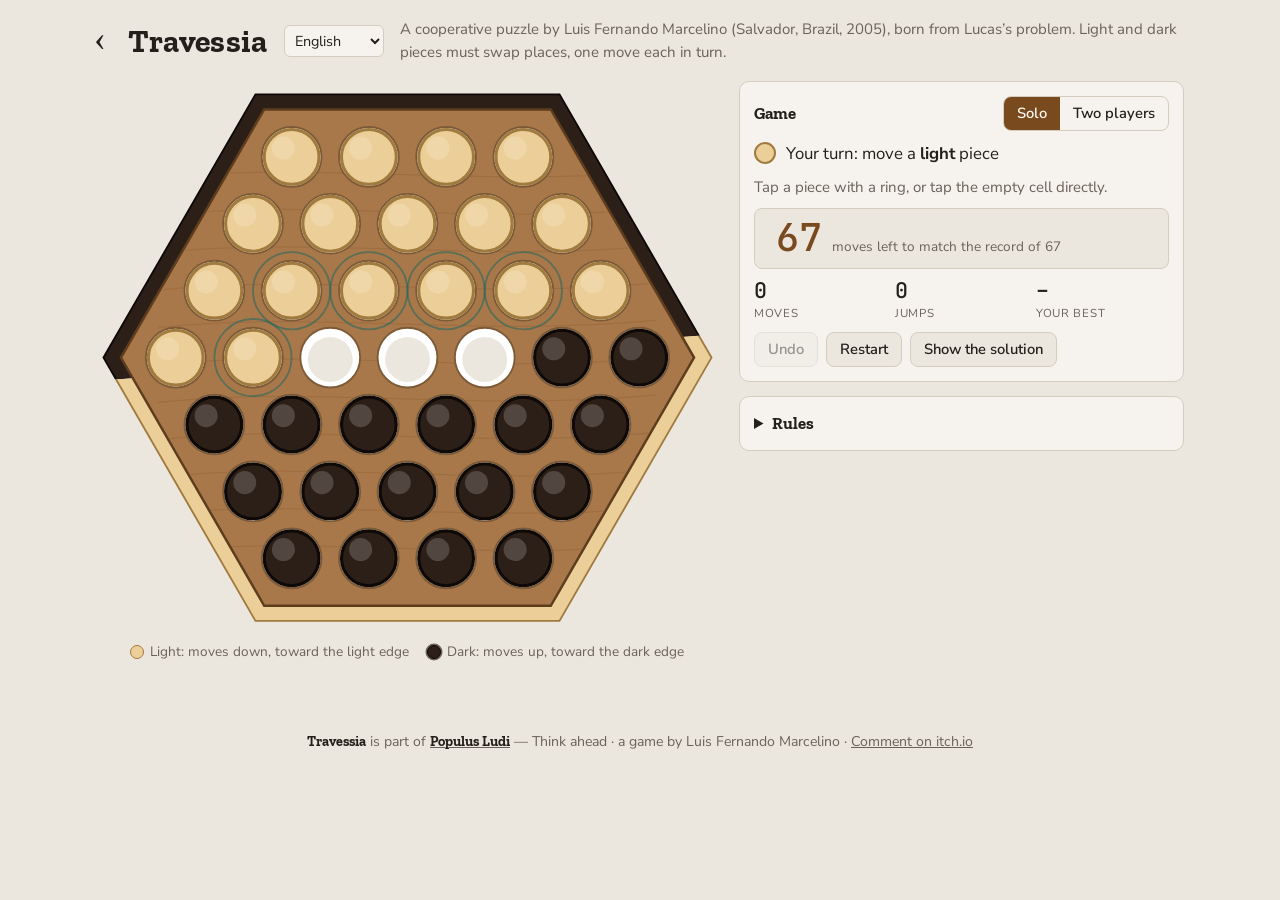
<file: transporte/index.html>
<!doctype html>
<html lang="it">
<head>
<meta charset="utf-8">
<meta name="viewport" content="width=device-width, initial-scale=1, viewport-fit=cover, user-scalable=no">
<meta name="theme-color" content="#ebe7df" media="(prefers-color-scheme: light)">
<meta name="theme-color" content="#1a1816" media="(prefers-color-scheme: dark)">
<style>@font-face{font-family:"Zilla Slab";font-style:normal;font-weight:500;font-display:swap;src:url(fonts/zilla-slab-latin-500-normal.woff2) format("woff2")}
@font-face{font-family:"Zilla Slab";font-style:normal;font-weight:700;font-display:swap;src:url(fonts/zilla-slab-latin-700-normal.woff2) format("woff2")}
@font-face{font-family:"Nunito Sans";font-style:normal;font-weight:400;font-display:swap;src:url(fonts/nunito-sans-latin-400-normal.woff2) format("woff2")}
@font-face{font-family:"Nunito Sans";font-style:italic;font-weight:400;font-display:swap;src:url(fonts/nunito-sans-latin-400-italic.woff2) format("woff2")}
@font-face{font-family:"Nunito Sans";font-style:normal;font-weight:600;font-display:swap;src:url(fonts/nunito-sans-latin-600-normal.woff2) format("woff2")}
@font-face{font-family:"Nunito Sans";font-style:normal;font-weight:700;font-display:swap;src:url(fonts/nunito-sans-latin-700-normal.woff2) format("woff2")}
@font-face{font-family:"JetBrains Mono";font-style:normal;font-weight:400;font-display:swap;src:url(fonts/jetbrains-mono-latin-400-normal.woff2) format("woff2")}
@font-face{font-family:"JetBrains Mono";font-style:normal;font-weight:500;font-display:swap;src:url(fonts/jetbrains-mono-latin-500-normal.woff2) format("woff2")}
html{padding-top:env(safe-area-inset-top,0px);padding-bottom:env(safe-area-inset-bottom,0px);-webkit-tap-highlight-color:transparent;-webkit-text-size-adjust:100%}
body{margin:0;overscroll-behavior:none}
[hidden]{display:none!important}</style>
<style>.back-menu{align-self:center;font:400 2.2rem/1 Georgia,serif;color:inherit;text-decoration:none;padding:0 6px 4px 2px;margin-left:-4px;-webkit-tap-highlight-color:transparent}.back-menu:focus-visible{outline:2px solid currentColor;outline-offset:2px;border-radius:4px}</style>
</head>
<body>
<title>Travessia · Populus Ludi</title>
<style>
/* Layout: la tavola esagonale di legno al centro; a fianco (sotto, sul telefono) il turno, i comandi e le regole. Il bordo della tavola indica dove deve arrivare ogni colore. */
:root {
  --bg: #e9e6df;
  --surface: #f5f3ee;
  --ink: #1f2322;
  --muted: #5e6563;
  --line: #d0ccc2;
  --accent: #1e6662;
  --accent-ink: #f4fbfa;
  --bad: #a63a24;
  --good: #2c7a3d;
  --wood: #a9784a;
  --wood-dark: #8a5d33;
  --wood-edge: #5e3d1e;
  --hole: #ffffff;
  --hole-edge: #7d5a37;
  --hole-in: #ece7de;
  --light: #eccf98; --light-edge: #a07a3e; --light-ink: #3a2e1c;
  --dark: #2c1f17; --dark-edge: #0e0806; --dark-ink: #f4ecdc;
  --target: #1e6662;
  --f-display: "Zilla Slab", Rockwell, Georgia, serif;
  --f-body: "Nunito Sans", "Segoe UI", system-ui, sans-serif;
  --f-mono: "JetBrains Mono", ui-monospace, Consolas, monospace;
  --shadow: rgba(60, 35, 10, .3);
}
@media (prefers-color-scheme: dark) {
  :root:not([data-theme="light"]) {
    --bg: #161a19; --surface: #202524; --ink: #e8ece9; --muted: #9aa5a1; --line: #343b39;
    --accent: #5fc0b6; --accent-ink: #0c1f1d; --bad: #f08b75; --good: #7fcf8d;
    --wood: #8a6238; --wood-dark: #6f4b27; --wood-edge: #3f2912; --hole: #f4f1ea; --hole-edge: #3f2912; --hole-in: #e2ddd2;
    --target: #7fe0d4; --shadow: rgba(0, 0, 0, .55); color-scheme: dark;
  }
}
:root[data-theme="dark"] {
  --bg: #161a19; --surface: #202524; --ink: #e8ece9; --muted: #9aa5a1; --line: #343b39;
  --accent: #5fc0b6; --accent-ink: #0c1f1d; --bad: #f08b75; --good: #7fcf8d;
  --wood: #8a6238; --wood-dark: #6f4b27; --wood-edge: #3f2912; --hole: #f4f1ea; --hole-edge: #3f2912; --hole-in: #e2ddd2;
  --target: #7fe0d4; --shadow: rgba(0, 0, 0, .55); color-scheme: dark;
}
* { box-sizing: border-box; }
[hidden] { display: none !important; }
html, body { min-height: 100%; }
body { background: var(--bg); color: var(--ink); font: 15px/1.5 var(--f-body); margin: 0; }
.wrap { max-width: 1120px; margin: 0 auto; padding-inline: 16px; padding-block: 18px 40px; display: grid; gap: 18px; }
header { display: flex; flex-wrap: wrap; align-items: baseline; gap: 4px 16px; }
h1 { font: 700 2.1rem/1 var(--f-display); margin: 0; letter-spacing: .01em; text-wrap: balance; }
header p { margin: 0; color: var(--muted); flex: 1 1 260px; min-width: 0; }
.main { display: grid; grid-template-columns: minmax(0, 1.4fr) minmax(280px, 1fr); gap: 20px; align-items: start; }
@media (max-width: 860px) { .main { grid-template-columns: minmax(0, 1fr); } }
.boardbox { min-width: 0; display: grid; gap: 8px; }
svg.board { width: 100%; height: auto; display: block; max-width: 640px; margin-inline: auto; touch-action: manipulation; user-select: none; -webkit-user-select: none; }
.legend { display: flex; flex-wrap: wrap; justify-content: center; gap: 6px 18px; color: var(--muted); font-size: .85rem; }
.legend span { display: inline-flex; align-items: center; gap: 6px; }
.chip { width: 14px; height: 14px; border-radius: 50%; display: inline-block; border: 1.5px solid; flex: none; }
.chip.l { background: var(--light); border-color: var(--light-edge); }
.chip.d { background: var(--dark); border-color: var(--dark-edge); box-shadow: 0 0 0 1.5px var(--muted); }
.side { display: grid; gap: 14px; min-width: 0; }
.panel { background: var(--surface); border: 1px solid var(--line); border-radius: 10px; padding: 14px; display: grid; gap: 10px; min-width: 0; }
.panel h2 { font: 700 1.05rem/1.2 var(--f-display); margin: 0; }
.turn { display: flex; align-items: center; gap: 10px; font-size: 1.05rem; }
.turn .chip { width: 22px; height: 22px; border-width: 2px; }
.turn strong { font-weight: 700; }
.msg { margin: 0; min-height: 1.5em; color: var(--muted); }
.msg.bad { color: var(--bad); font-weight: 600; }
.msg.good { color: var(--good); font-weight: 700; }
.countdown { display: flex; align-items: baseline; gap: 10px; padding: 10px 12px; border-radius: 8px; background: var(--bg); border: 1px solid var(--line); }
.countdown b { font: 500 2.4rem/1 var(--f-mono); font-variant-numeric: tabular-nums; color: var(--accent); min-width: 2.4ch; text-align: right; }
.countdown small { color: var(--muted); font-size: .85rem; min-width: 0; }
.countdown.zero b { color: var(--good); }
.countdown.over { border-color: var(--bad); }
.countdown.over b { color: var(--bad); }
.stats { display: grid; grid-template-columns: repeat(3, minmax(0, 1fr)); gap: 8px; }
.stat { display: grid; gap: 2px; }
.stat b { font: 500 1.35rem/1.1 var(--f-mono); font-variant-numeric: tabular-nums; }
.stat small { color: var(--muted); font-size: .72rem; text-transform: uppercase; letter-spacing: .06em; }
.row { display: flex; flex-wrap: wrap; gap: 8px; }
button { font: 600 .92rem/1 var(--f-body); color: var(--ink); background: var(--bg); border: 1px solid var(--line); border-radius: 8px; padding: 9px 13px; cursor: pointer; }
button:hover:not(:disabled) { border-color: var(--accent); }
button:focus-visible { outline: 2px solid var(--accent); outline-offset: 2px; }
button:disabled { opacity: .45; cursor: default; }
button.primary { background: var(--accent); color: var(--accent-ink); border-color: var(--accent); }
.langsel { margin-left: auto; align-self: center; font: inherit; font-size: .9rem; padding: 4px 6px; border-radius: 6px; border: 1px solid var(--line); background: var(--surface); color: var(--ink); }
.langsel:focus-visible { outline: 2px solid var(--accent); outline-offset: 2px; }
.seg { display: inline-flex; border: 1px solid var(--line); border-radius: 8px; overflow: hidden; }
.seg button { border: 0; border-radius: 0; background: transparent; }
.seg button[aria-pressed="true"] { background: var(--accent); color: var(--accent-ink); }
.replay { display: grid; gap: 8px; }
.note { color: var(--muted); font-size: .86rem; margin: 0; }
ol.rules { margin: 0; padding-left: 1.2em; display: grid; gap: 6px; max-width: 65ch; }
.mono { font-family: var(--f-mono); font-variant-numeric: tabular-nums; }
/* tavola */
.rim-l { fill: var(--light); stroke: var(--light-edge); stroke-width: 1.5; }
.rim-d { fill: var(--dark); stroke: var(--dark-edge); stroke-width: 1.5; }
.plate { fill: var(--wood); stroke: var(--wood-edge); stroke-width: 2; }
.grain { stroke: var(--wood-dark); stroke-width: 1; fill: none; opacity: .35; }
.hole { fill: var(--hole); stroke: var(--hole-edge); stroke-width: 1.5; }
.hole-in { fill: var(--hole-in); }
.cell { cursor: pointer; }
.target { fill: none; stroke: var(--target); stroke-width: 3.5; stroke-dasharray: 5 4; pointer-events: none; }
.trail { stroke: var(--accent); stroke-width: 3; stroke-linecap: round; opacity: .55; fill: none; pointer-events: none; }
.piece { transition: transform .26s ease; pointer-events: none; }
.piece circle.body { stroke-width: 2.5; }
.piece.l circle.body { fill: var(--light); stroke: var(--light-edge); }
.piece.d circle.body { fill: var(--dark); stroke: var(--dark-edge); }
.piece circle.ring { fill: none; stroke: none; }
.piece circle.shine { fill: #fff; opacity: .18; }
.piece.sel circle.body { stroke: var(--target); stroke-width: 4.5; }
.piece.can circle.ring { fill: none; stroke: var(--target); stroke-width: 1.5; opacity: .55; }
@media (prefers-reduced-motion: reduce) { .piece { transition: none; } }
</style>

<div class="wrap">
  <header class="top">
  <a class="back-menu" href="../index.html" data-back-nav aria-label="Menu">‹</a>
    <h1>Travessia</h1>
    <select id="selLang" class="langsel" data-i18n-aria="lang.label"></select>
    <p data-i18n="sub"></p>
  </header>
  <div class="main">
    <div class="boardbox">
      <svg class="board" id="board" viewBox="-250 -222 500 444" role="img" data-i18n-aria="board.aria"></svg>
      <div class="legend">
        <span><i class="chip l"></i><span data-i18n="legend.l"></span></span>
        <span><i class="chip d"></i><span data-i18n="legend.d"></span></span>
      </div>
    </div>
    <div class="side">
      <section class="panel" aria-live="polite">
        <div class="row" style="justify-content:space-between;align-items:center">
          <h2 data-i18n="game.title"></h2>
          <div class="seg" role="group" data-i18n-aria="mode.aria">
            <button id="m-solo" aria-pressed="true" data-i18n="mode.solo"></button>
            <button id="m-due" aria-pressed="false" data-i18n="mode.duo"></button>
          </div>
        </div>
        <div class="turn"><i class="chip l" id="turn-chip"></i><span id="turn-text"></span></div>
        <p class="msg" id="msg"></p>
        <div class="countdown" id="cd" role="status" data-i18n-aria="cd.aria"><b id="cd-n"></b><small id="cd-l"></small></div>
        <div class="stats">
          <div class="stat"><b id="s-moves">0</b><small data-i18n="stat.moves"></small></div>
          <div class="stat"><b id="s-jumps">0</b><small data-i18n="stat.jumps"></small></div>
          <div class="stat"><b id="s-best">–</b><small data-i18n="stat.best"></small></div>
        </div>
        <div class="row">
          <button id="undo" data-i18n="btn.undo"></button>
          <button id="restart" data-i18n="btn.restart"></button>
          <button id="show" data-i18n="btn.show"></button>
        </div>
      </section>
      <section class="panel replay" id="replay" hidden>
        <h2 data-i18n="rp.title"></h2>
        <p class="note" id="r-note"></p>
        <div class="row">
          <button id="r-prev" data-i18n="rp.prev"></button>
          <button id="r-play" class="primary"></button>
          <button id="r-next" data-i18n="rp.next"></button>
          <button id="r-exit" data-i18n="rp.exit"></button>
        </div>
      </section>
      <section class="panel"><details>
        <summary data-i18n="rules.title"></summary>
        <ol class="rules">
          <li data-i18n-html="rules.1"></li>
          <li data-i18n-html="rules.2"></li>
          <li data-i18n-html="rules.3"></li>
          <li data-i18n-html="rules.4"></li>
          <li data-i18n-html="rules.5"></li>
        </ol>
        <p class="note" data-i18n="rules.note"></p>
      </details></section>
    </div>
  </div>
</div>

<script id="i18n">
// Lingue dell'interfaccia: IT (fonte), PT-BR, EN, ES. build.js lo incorpora inline (niente fetch: funziona da file:// e come artifact).
// Uso: I18N.t('chiave', {var}) · elementi con data-i18n / data-i18n-html / data-i18n-aria / data-i18n-title · <select id="selLang">.
const I18N = ((STORE, DICT) => {
  const LANGS = { it: ['it', 'Italiano'], pt: ['pt-BR', 'Português'], en: ['en', 'English'], es: ['es', 'Español'] };
  const missing = new Set();
  function detect() {
    try { const s = localStorage.getItem(STORE); if (DICT[s]) return s; } catch (e) {}
    const nav = typeof navigator !== 'undefined' ? navigator.language || (navigator.languages || [])[0] || '' : '';
    return { pt: 'pt', es: 'es', it: 'it' }[String(nav).toLowerCase().slice(0, 2)] || 'en';
  }
  let lang = detect();
  const subs = [];
  const fmt = (s, v = {}) => typeof s === 'function' ? s(v) : s.replace(/\{(\w+)\}/g, (m, k) => (k in v ? v[k] : m));
  function t(k, v) {
    const s = k in DICT[lang] ? DICT[lang][k] : DICT.it[k];
    if (s === undefined) { missing.add(k); return k; }
    return fmt(s, v);
  }
  function apply() {
    if (typeof document === 'undefined') return;
    const q = (sel, f) => document.querySelectorAll(sel).forEach(f);
    q('[data-i18n]', e => { e.textContent = t(e.dataset.i18n); });
    q('[data-i18n-html]', e => { e.innerHTML = t(e.dataset.i18nHtml); });
    q('[data-i18n-aria]', e => e.setAttribute('aria-label', t(e.dataset.i18nAria)));
    q('[data-i18n-title]', e => e.setAttribute('title', t(e.dataset.i18nTitle)));
    document.title = t('doc.title');
    document.documentElement.lang = LANGS[lang][0];
    const s = document.getElementById('selLang');
    if (s) s.value = lang;
  }
  function set(l) {
    if (!DICT[l] || l === lang) return;
    lang = l;
    try { localStorage.setItem(STORE, l); } catch (e) {}
    apply();
    subs.forEach(f => f());
  }
  function mount() {
    const s = document.getElementById('selLang');
    if (s) {
      s.replaceChildren(...Object.keys(LANGS).map(k => {
        const o = document.createElement('option');
        o.value = k; o.lang = LANGS[k][0]; o.textContent = LANGS[k][1];
        return o;
      }));
      s.addEventListener('change', () => set(s.value));
    }
    apply();
  }
  return { t, set, apply, mount, onChange: f => subs.push(f), get lang() { return lang; }, DICT, missing };
})('transporte.lingua', {
  it: {
    'doc.title': 'Travessia',
    'lang.label': 'Lingua',
    'sub': 'Rompicapo cooperativo di Luis Fernando Marcelino (Salvador, 2005), nato dal problema di Lucas. Chiari e scuri devono scambiarsi di posto, una mossa a testa.',
    'board.aria': 'Tavola esagonale di 37 caselle',
    'legend.l': 'Chiari: vanno giù, verso il bordo chiaro',
    'legend.d': 'Scuri: vanno su, verso il bordo scuro',
    'game.title': 'Partita',
    'mode.aria': 'Modo di gioco',
    'mode.solo': 'Da solo',
    'mode.duo': 'In due',
    'stat.moves': 'mosse',
    'stat.jumps': 'salti',
    'stat.best': 'tuo record',
    'btn.undo': 'Annulla',
    'btn.restart': 'Ricomincia',
    'btn.show': 'Guarda la soluzione',
    'rp.title': 'Soluzione da {n} mosse',
    'rp.note': 'Mossa <span class="mono">{k}</span> di {n}. Il minimo vero non è noto: ne servono almeno 56.',
    'rp.prev': 'Indietro',
    'rp.play': 'Riproduci',
    'rp.pause': 'Pausa',
    'rp.next': 'Avanti',
    'rp.exit': 'Torna alla tua partita',
    'rules.title': 'Regole',
    'rules.1': 'La tavola ha 37 caselle. Ci sono 17 pezzi chiari in alto e 17 scuri in basso; le 3 caselle al centro della fila di mezzo sono libere.',
    'rules.2': 'Chiari e scuri muovono a turno, <strong>una mossa a testa</strong>. Iniziano i chiari. Da solo muovi i chiari e il computer muove gli scuri, collaborando con te; in due ognuno muove il suo colore.',
    'rules.3': 'Un pezzo va sempre avanti, mai indietro. I chiari hanno tre direzioni: a destra, giù a destra e giù a sinistra. Gli scuri hanno le tre opposte.',
    'rules.4': "Un pezzo può scivolare nella casella libera accanto, oppure saltare un solo pezzo dell'altro colore se dietro c'è una casella libera. Non si salta un pezzo del proprio colore.",
    'rules.5': "Si vince insieme quando ogni colore occupa le caselle dell'altro. Se chi deve muovere non ha mosse, la partita è bloccata.",
    'rules.note': "Nel problema di Lucas classico ci sono 9 buche in fila e 4 pezzi per colore, e i colori muovono a blocchi. Con l'alternanza stretta la fila non si risolve; l'esagono sì.",
    'turn.done': '<strong>Scambio completato</strong>',
    'turn.duo.l': 'Tocca al <strong>giocatore dei chiari</strong>',
    'turn.duo.d': 'Tocca al <strong>giocatore degli scuri</strong>',
    'turn.you': 'Tocca a te: muovi i <strong>chiari</strong>',
    'turn.cpu': 'Il computer muove gli <strong>scuri</strong>…',
    'msg.start': "Tocca un pezzo con l'anello, oppure direttamente la casella libera.",
    'msg.sel': 'Tocca una casella tratteggiata.',
    'msg.wait': 'Aspetta: muove il computer.',
    'msg.nomoves': 'Questo pezzo non ha mosse.',
    'msg.two': 'Due pezzi possono arrivare qui: tocca prima quello da muovere.',
    'msg.nt.solo.l': 'Adesso tocca ai chiari.',
    'msg.nt.solo.d': 'Adesso tocca agli scuri.',
    'msg.nt.duo.l': 'Adesso tocca al giocatore dei chiari.',
    'msg.nt.duo.d': 'Adesso tocca al giocatore degli scuri.',
    'msg.replay0': 'Posizione iniziale.',
    'msg.jump': 'Salto.',
    'msg.slide': 'Scivolamento.',
    'msg.goal': 'Fatto in {n} mosse, con {j} salti.',
    'msg.goalbest': ' Hai eguagliato il record.',
    'msg.goalnew': ' Nuovo record: meglio della soluzione nota!',
    'cd.label': 'mosse rimaste per il record di {n}',
    'cd.over': 'mosse oltre il record di {n}',
    'cd.aria': 'Conto alla rovescia verso il record',
    'msg.stuck.l': 'I chiari non hanno mosse: la partita è bloccata. Annulla qualche mossa.',
    'msg.stuck.d': 'Gli scuri non hanno mosse: la partita è bloccata. Annulla qualche mossa.',
    'msg.lost': 'Attenzione: da qui il computer non trova più una strada per lo scambio. Probabilmente la partita è persa; puoi annullare la tua ultima mossa.',
    'msg.thinking': 'Il computer cerca una mossa che porti allo scambio.',
  },
  pt: {
    'doc.title': 'Travessia',
    'lang.label': 'Idioma',
    'sub': 'Quebra-cabeça cooperativo de Luis Fernando Marcelino (Salvador, 2005), nascido do problema de Lucas. Claras e escuras precisam trocar de lugar, um movimento de cada vez.',
    'board.aria': 'Tabuleiro hexagonal de 37 casas',
    'legend.l': 'Claras: descem, rumo à borda clara',
    'legend.d': 'Escuras: sobem, rumo à borda escura',
    'game.title': 'Partida',
    'mode.aria': 'Modo de jogo',
    'mode.solo': 'Sozinho',
    'mode.duo': 'Em dupla',
    'stat.moves': 'movimentos',
    'stat.jumps': 'saltos',
    'stat.best': 'seu recorde',
    'btn.undo': 'Desfazer',
    'btn.restart': 'Recomeçar',
    'btn.show': 'Ver a solução',
    'rp.title': 'Solução em {n} movimentos',
    'rp.note': 'Movimento <span class="mono">{k}</span> de {n}. O mínimo verdadeiro não é conhecido: são necessários pelo menos 56.',
    'rp.prev': 'Voltar',
    'rp.play': 'Reproduzir',
    'rp.pause': 'Pausa',
    'rp.next': 'Avançar',
    'rp.exit': 'Voltar à sua partida',
    'rules.title': 'Regras',
    'rules.1': 'O tabuleiro tem 37 casas. Há 17 peças claras em cima e 17 escuras embaixo; as 3 casas no centro da fileira do meio ficam livres.',
    'rules.2': 'Claras e escuras jogam alternadamente, <strong>um movimento de cada vez</strong>. As claras começam. Sozinho, você move as claras e o computador move as escuras, colaborando com você; em dupla, cada um move a sua cor.',
    'rules.3': 'Uma peça sempre avança, nunca volta. As claras têm três direções: para a direita, para baixo à direita e para baixo à esquerda. As escuras têm as três opostas.',
    'rules.4': 'Uma peça pode deslizar para a casa livre ao lado, ou saltar uma única peça da outra cor se atrás dela houver uma casa livre. Não se salta uma peça da própria cor.',
    'rules.5': 'Vence-se juntos quando cada cor ocupa as casas da outra. Se quem deve jogar não tem movimentos, a partida está bloqueada.',
    'rules.note': 'No problema de Lucas clássico há 9 casas em fila e 4 peças por cor, e as cores se movem em blocos. Com a alternância estrita a fila não tem solução; o hexágono, sim.',
    'turn.done': '<strong>Troca concluída</strong>',
    'turn.duo.l': 'Vez do <strong>jogador das claras</strong>',
    'turn.duo.d': 'Vez do <strong>jogador das escuras</strong>',
    'turn.you': 'Sua vez: mova as <strong>claras</strong>',
    'turn.cpu': 'O computador move as <strong>escuras</strong>…',
    'msg.start': 'Toque numa peça com o anel, ou diretamente na casa livre.',
    'msg.sel': 'Toque numa casa tracejada.',
    'msg.wait': 'Espere: o computador está jogando.',
    'msg.nomoves': 'Esta peça não tem movimentos.',
    'msg.two': 'Duas peças podem chegar aqui: toque primeiro na que você quer mover.',
    'msg.nt.solo.l': 'Agora é a vez das claras.',
    'msg.nt.solo.d': 'Agora é a vez das escuras.',
    'msg.nt.duo.l': 'Agora é a vez do jogador das claras.',
    'msg.nt.duo.d': 'Agora é a vez do jogador das escuras.',
    'msg.replay0': 'Posição inicial.',
    'msg.jump': 'Salto.',
    'msg.slide': 'Deslizamento.',
    'msg.goal': 'Feito em {n} movimentos, com {j} saltos.',
    'msg.goalbest': ' Você igualou o recorde.',
    'msg.goalnew': ' Novo recorde: melhor que a solução conhecida!',
    'cd.label': 'movimentos restantes para o recorde de {n}',
    'cd.over': 'movimentos além do recorde de {n}',
    'cd.aria': 'Contagem regressiva até o recorde',
    'msg.stuck.l': 'As claras não têm movimentos: a partida está bloqueada. Desfaça alguns movimentos.',
    'msg.stuck.d': 'As escuras não têm movimentos: a partida está bloqueada. Desfaça alguns movimentos.',
    'msg.lost': 'Atenção: daqui o computador não encontra mais um caminho para a troca. Provavelmente a partida está perdida; você pode desfazer seu último movimento.',
    'msg.thinking': 'O computador procura um movimento que leve à troca.',
  },
  en: {
    'doc.title': 'Travessia',
    'lang.label': 'Language',
    'sub': 'A cooperative puzzle by Luis Fernando Marcelino (Salvador, Brazil, 2005), born from Lucas’s problem. Light and dark pieces must swap places, one move each in turn.',
    'board.aria': 'Hexagonal board with 37 cells',
    'legend.l': 'Light: moves down, toward the light edge',
    'legend.d': 'Dark: moves up, toward the dark edge',
    'game.title': 'Game',
    'mode.aria': 'Game mode',
    'mode.solo': 'Solo',
    'mode.duo': 'Two players',
    'stat.moves': 'moves',
    'stat.jumps': 'jumps',
    'stat.best': 'your best',
    'btn.undo': 'Undo',
    'btn.restart': 'Restart',
    'btn.show': 'Show the solution',
    'rp.title': 'A {n}-move solution',
    'rp.note': 'Move <span class="mono">{k}</span> of {n}. The true minimum is unknown: at least 56 moves are needed.',
    'rp.prev': 'Back',
    'rp.play': 'Play',
    'rp.pause': 'Pause',
    'rp.next': 'Forward',
    'rp.exit': 'Back to your game',
    'rules.title': 'Rules',
    'rules.1': 'The board has 37 cells. There are 17 light pieces at the top and 17 dark pieces at the bottom; the 3 cells in the middle of the central row are empty.',
    'rules.2': 'Light and dark take turns, <strong>one move each</strong>. Light starts. In solo mode you move the light pieces and the computer moves the dark ones, working with you; with two players, each moves their own color.',
    'rules.3': 'A piece always moves forward, never back. Light pieces have three directions: right, down-right and down-left. Dark pieces have the three opposite ones.',
    'rules.4': 'A piece can slide into the empty cell next to it, or jump over a single piece of the other color if the cell behind it is empty. You can’t jump over a piece of your own color.',
    'rules.5': 'You win together when each color fills the other’s cells. If the side to move has no moves, the game is blocked.',
    'rules.note': 'In Lucas’s classic problem there are 9 holes in a row and 4 pieces per color, and the colors move in runs. With strict alternation the row can’t be solved; the hexagon can.',
    'turn.done': '<strong>Swap complete</strong>',
    'turn.duo.l': '<strong>Light player</strong>’s turn',
    'turn.duo.d': '<strong>Dark player</strong>’s turn',
    'turn.you': 'Your turn: move a <strong>light</strong> piece',
    'turn.cpu': 'The computer is moving a <strong>dark</strong> piece…',
    'msg.start': 'Tap a piece with a ring, or tap the empty cell directly.',
    'msg.sel': 'Tap a dashed cell.',
    'msg.wait': 'Wait: the computer is moving.',
    'msg.nomoves': 'This piece has no moves.',
    'msg.two': 'Two pieces can reach this cell: first tap the one you want to move.',
    'msg.nt.solo.l': 'It’s light’s turn now.',
    'msg.nt.solo.d': 'It’s dark’s turn now.',
    'msg.nt.duo.l': 'It’s the light player’s turn now.',
    'msg.nt.duo.d': 'It’s the dark player’s turn now.',
    'msg.replay0': 'Starting position.',
    'msg.jump': 'Jump.',
    'msg.slide': 'Slide.',
    'msg.goal': 'Done in {n} moves, with {j} jumps.',
    'msg.goalbest': ' You matched the record.',
    'msg.goalnew': ' New record: better than the known solution!',
    'cd.label': 'moves left to match the record of {n}',
    'cd.over': 'moves over the record of {n}',
    'cd.aria': 'Countdown to the record',
    'msg.stuck.l': 'Light has no moves: the game is blocked. Undo a few moves.',
    'msg.stuck.d': 'Dark has no moves: the game is blocked. Undo a few moves.',
    'msg.lost': 'Careful: from here the computer can no longer find a way to the swap. The game is probably lost; you can undo your last move.',
    'msg.thinking': 'The computer is looking for a move that leads to the swap.',
  },
  es: {
    'doc.title': 'Travessia',
    'lang.label': 'Idioma',
    'sub': 'Rompecabezas cooperativo de Luis Fernando Marcelino (Salvador de Bahía, 2005), nacido del problema de Lucas. Claras y oscuras deben intercambiar sus lugares, un movimiento por turno.',
    'board.aria': 'Tablero hexagonal de 37 casillas',
    'legend.l': 'Claras: bajan, hacia el borde claro',
    'legend.d': 'Oscuras: suben, hacia el borde oscuro',
    'game.title': 'Partida',
    'mode.aria': 'Modo de juego',
    'mode.solo': 'Solo',
    'mode.duo': 'En pareja',
    'stat.moves': 'movimientos',
    'stat.jumps': 'saltos',
    'stat.best': 'tu récord',
    'btn.undo': 'Deshacer',
    'btn.restart': 'Reiniciar',
    'btn.show': 'Ver la solución',
    'rp.title': 'Solución en {n} movimientos',
    'rp.note': 'Movimiento <span class="mono">{k}</span> de {n}. El mínimo real no se conoce: hacen falta al menos 56.',
    'rp.prev': 'Atrás',
    'rp.play': 'Reproducir',
    'rp.pause': 'Pausa',
    'rp.next': 'Adelante',
    'rp.exit': 'Volver a tu partida',
    'rules.title': 'Reglas',
    'rules.1': 'El tablero tiene 37 casillas. Hay 17 piezas claras arriba y 17 oscuras abajo; las 3 casillas del centro de la fila del medio están libres.',
    'rules.2': 'Claras y oscuras mueven por turnos, <strong>un movimiento cada una</strong>. Empiezan las claras. En solitario mueves las claras y la computadora mueve las oscuras, colaborando contigo; en pareja, cada uno mueve su color.',
    'rules.3': 'Una pieza siempre avanza, nunca retrocede. Las claras tienen tres direcciones: a la derecha, abajo a la derecha y abajo a la izquierda. Las oscuras tienen las tres opuestas.',
    'rules.4': 'Una pieza puede deslizarse a la casilla libre de al lado, o saltar una sola pieza del otro color si detrás hay una casilla libre. No se salta una pieza del propio color.',
    'rules.5': 'Se gana juntos cuando cada color ocupa las casillas del otro. Si quien debe mover no tiene movimientos, la partida queda bloqueada.',
    'rules.note': 'En el problema de Lucas clásico hay 9 agujeros en fila y 4 piezas por color, y los colores mueven en bloques. Con la alternancia estricta la fila no tiene solución; el hexágono sí.',
    'turn.done': '<strong>Intercambio completado</strong>',
    'turn.duo.l': 'Turno del <strong>jugador de las claras</strong>',
    'turn.duo.d': 'Turno del <strong>jugador de las oscuras</strong>',
    'turn.you': 'Tu turno: mueve las <strong>claras</strong>',
    'turn.cpu': 'La computadora mueve las <strong>oscuras</strong>…',
    'msg.start': 'Toca una pieza con anillo, o directamente la casilla libre.',
    'msg.sel': 'Toca una casilla con borde discontinuo.',
    'msg.wait': 'Espera: mueve la computadora.',
    'msg.nomoves': 'Esta pieza no tiene movimientos.',
    'msg.two': 'Dos piezas pueden llegar aquí: toca primero la que quieres mover.',
    'msg.nt.solo.l': 'Ahora les toca a las claras.',
    'msg.nt.solo.d': 'Ahora les toca a las oscuras.',
    'msg.nt.duo.l': 'Ahora le toca al jugador de las claras.',
    'msg.nt.duo.d': 'Ahora le toca al jugador de las oscuras.',
    'msg.replay0': 'Posición inicial.',
    'msg.jump': 'Salto.',
    'msg.slide': 'Deslizamiento.',
    'msg.goal': 'Hecho en {n} movimientos, con {j} saltos.',
    'msg.goalbest': ' Igualaste el récord.',
    'msg.goalnew': ' Nuevo récord: ¡mejor que la solución conocida!',
    'cd.label': 'movimientos restantes para el récord de {n}',
    'cd.over': 'movimientos por encima del récord de {n}',
    'cd.aria': 'Cuenta regresiva hacia el récord',
    'msg.stuck.l': 'Las claras no tienen movimientos: la partida está bloqueada. Deshaz algunos movimientos.',
    'msg.stuck.d': 'Las oscuras no tienen movimientos: la partida está bloqueada. Deshaz algunos movimientos.',
    'msg.lost': 'Atención: desde aquí la computadora ya no encuentra un camino hacia el intercambio. Probablemente la partida está perdida; puedes deshacer tu último movimiento.',
    'msg.thinking': 'La computadora busca un movimiento que lleve al intercambio.',
  },
});
if (typeof module !== 'undefined') module.exports = I18N;

</script>
<script id="engine">
// Transporte — motore (Luis Fernando Marcelino, 2005; manuale «Transporte»)
// Il problema di Lucas (rane e rospi) portato su un esagono di lato 4: 37 caselle, 17 pezzi per colore, 3 caselle libere.
// Coordinate assiali (q,r), con |q|,|r|,|q+r| <= 3. r = -3 è la fila in alto.
// I chiari partono dalla metà alta e vanno avanti verso destra, giù a destra e giù a sinistra; gli scuri all'opposto.
// Mossa: scivolare nella casella libera accanto, oppure saltare un solo pezzo dell'altro colore. Una mossa a testa, mai indietro.
(function (root) {
  const N = 3;
  const CELLS = [];
  for (let r = -N; r <= N; r++) for (let q = -N; q <= N; q++) if (Math.abs(q + r) <= N) CELLS.push([q, r]);
  const IDX = {};
  CELLS.forEach(([q, r], i) => { IDX[q + ',' + r] = i; });
  const at = (q, r) => (IDX[q + ',' + r] ?? -1);

  const EMPTY = 0, LIGHT = 1, DARK = 2;
  const FWD = { 1: [[1, 0], [0, 1], [-1, 1]], 2: [[-1, 0], [0, -1], [1, -1]] };
  const FREE = [[0, 0], [-1, 0], [1, 0]].map(([q, r]) => at(q, r));
  const lightHalf = (q, r) => r < 0 || (r === 0 && q < 0);

  const START = CELLS.map(([q, r], i) => FREE.includes(i) ? EMPTY : lightHalf(q, r) ? LIGHT : DARK);
  const GOAL = START.map(v => v === EMPTY ? EMPTY : 3 - v);

  function newGame() { return { board: START.slice(), turn: LIGHT, ply: 0, jumps: 0 }; }

  function legalMoves(s, only) {
    const out = [], b = s.board, me = s.turn, you = 3 - me;
    for (let i = 0; i < CELLS.length; i++) {
      if (b[i] !== me || (only != null && i !== only)) continue;
      const [q, r] = CELLS[i];
      for (const [dq, dr] of FWD[me]) {
        const a = at(q + dq, r + dr);
        if (a < 0) continue;
        if (b[a] === EMPTY) { out.push({ from: i, to: a, jump: false }); continue; }
        const j = at(q + 2 * dq, r + 2 * dr);
        if (b[a] === you && j >= 0 && b[j] === EMPTY) out.push({ from: i, to: j, jump: true, over: a });
      }
    }
    return out;
  }

  function play(s, m) {
    const board = s.board.slice();
    board[m.to] = board[m.from];
    board[m.from] = EMPTY;
    return { board, turn: 3 - s.turn, ply: s.ply + 1, jumps: s.jumps + (m.jump ? 1 : 0) };
  }

  const isGoal = s => s.board.every((v, i) => v === GOAL[i]);
  const isStuck = s => !isGoal(s) && legalMoves(s).length === 0;

  // Soluzione da 67 mosse (48 salti, 19 scivolamenti), trovata con una ricerca a fascio e verificata a parte.
  // Il minimo vero non è noto: i pezzi devono percorrere in tutto 112 file e ogni mossa ne copre al più 2, quindi servono almeno 56 mosse.
  const SOLUTION_QR = [[[1,-1],[1,0]],[[-1,1],[-1,0]],[[-1,-1],[-1,1]],[[1,1],[1,-1]],[[2,-2],[0,0]],[[2,0],[2,-2]],[[-2,-1],[-1,-1]],[[2,1],[2,0]],[[2,-1],[2,1]],[[-2,1],[-2,-1]],[[0,-1],[-2,1]],[[0,1],[0,-1]],[[2,-3],[2,-1]],[[0,2],[0,1]],[[0,0],[0,2]],[[-1,3],[1,1]],[[0,-2],[0,0]],[[0,-1],[2,-3]],[[-1,1],[-1,3]],[[0,1],[0,-1]],[[-1,-1],[-1,1]],[[0,-1],[0,-2]],[[1,-3],[-1,-1]],[[1,-1],[1,-3]],[[0,-3],[0,-1]],[[1,1],[1,-1]],[[3,-1],[1,1]],[[0,3],[0,1]],[[2,1],[0,3]],[[-2,-1],[0,-3]],[[-1,-2],[-2,-1]],[[-1,0],[-1,-2]],[[3,-2],[3,-1]],[[-1,2],[-1,0]],[[1,0],[-1,2]],[[3,0],[3,-2]],[[1,-2],[1,0]],[[-1,0],[1,-2]],[[2,-1],[2,1]],[[-3,2],[-1,0]],[[-3,0],[-3,2]],[[1,2],[3,0]],[[1,1],[1,2]],[[0,1],[2,-1]],[[3,-1],[1,1]],[[-2,3],[0,1]],[[-2,1],[-2,3]],[[-3,1],[-3,0]],[[3,-3],[3,-1]],[[-3,3],[-3,1]],[[-1,1],[-3,3]],[[3,-2],[3,-3]],[[-1,-1],[-1,1]],[[-2,2],[-2,1]],[[-2,0],[-2,2]],[[3,0],[3,-2]],[[-2,-1],[-2,0]],[[-2,1],[-2,-1]],[[0,-1],[-2,1]],[[0,1],[0,-1]],[[3,-1],[3,0]],[[-3,1],[-1,-1]],[[0,0],[0,1]],[[2,0],[3,-1]],[[-2,0],[-3,1]],[[-1,0],[-2,0]],[[1,0],[2,0]]];
  const SOLUTION = SOLUTION_QR.map(([[a, b], [c, d]]) => ({ from: at(a, b), to: at(c, d) }));

  // Il computer come compagno: ricerca a fascio dalla posizione attuale fino allo scambio completo.
  // A ogni mossa tiene le K posizioni più promettenti: avanzamento (chiari in basso, scuri in alto),
  // un premio se chi muove dopo ha ancora mosse, e una penalità per ogni pezzo che ha un pezzo del suo colore
  // subito davanti (la regola pratica del Lucas classico: non accodare pezzi dello stesso colore). Con PEN = 0,5
  // un fascio di 300 risolve tutte le 29 posizioni di prova (analisi/bench); senza penalità ne servivano 3000. Restituisce la sequenza di mosse, o null se non la trova.
  // Per la velocità: punteggio e obiettivo aggiornati mossa per mossa, posizioni già viste in una tabella hash numerica
  // azzerata a ogni strato (le trasposizioni capitano quasi sempre alla stessa profondità), e dello strato si tengono
  // le K migliori senza ordinarlo tutto.
  const STEP = { 1: [], 2: [] };
  for (const col of [LIGHT, DARK]) for (let i = 0; i < CELLS.length; i++) {
    const [q, r] = CELLS[i], L = [];
    for (const [dq, dr] of FWD[col]) { const a = at(q + dq, r + dr); if (a >= 0) L.push(a, at(q + 2 * dq, r + 2 * dr)); }
    STEP[col][i] = L;
  }
  const NC = CELLS.length;
  const P2 = CELLS.map((c, i) => 2 ** i);
  const PHI = CELLS.map(([q, r]) => 2 * r + 0.5 * q);
  let GL = 0, GD = 0;
  GOAL.forEach((v, i) => { if (v === LIGHT) GL += P2[i]; else if (v === DARK) GD += P2[i]; });
  function mobility(b, me) {
    let n = 0;
    const you = 3 - me;
    for (let i = 0; i < NC; i++) {
      if (b[i] !== me) continue;
      const L = STEP[me][i];
      for (let k = 0; k < L.length; k += 2) {
        const a = L[k], j = L[k + 1];
        if ((b[a] === EMPTY || (b[a] === you && j >= 0 && b[j] === EMPTY)) && ++n >= 4) return 4;
      }
    }
    return n;
  }
  const CAP = 1 << 18;
  let HA = null, HB = null, STAMP = null, stamp = 0, used = 0;
  function addSeen(a, b) {
    let h = ((a % 1000003) * 31 + (b % 999983)) >>> 0;
    h = (h ^ (h >>> 13)) & (CAP - 1);
    while (STAMP[h] === stamp) { if (HA[h] === a && HB[h] === b) return false; h = (h + 1) & (CAP - 1); }
    STAMP[h] = stamp; HA[h] = a; HB[h] = b;
    if (++used > CAP * 0.6) { stamp++; used = 0; }
    return true;
  }
  function keepBest(arr, K) {
    if (arr.length <= K) return arr;
    let lo = 0, hi = arr.length - 1;
    while (lo < hi) {
      const piv = arr[(lo + hi) >> 1].sc;
      let i = lo, j = hi;
      while (i <= j) { while (arr[i].sc > piv) i++; while (arr[j].sc < piv) j--; if (i <= j) { const t = arr[i]; arr[i] = arr[j]; arr[j] = t; i++; j--; } }
      if (K - 1 <= j) hi = j; else if (K - 1 >= i) lo = i; else break;
    }
    arr.length = K;
    return arr;
  }
  function plan(s0, K, W = 3, PEN = 0.5) {
    if (!HA) { HA = new Float64Array(CAP); HB = new Float64Array(CAP); STAMP = new Uint32Array(CAP); }
    stamp++;
    let lm0 = 0, dm0 = 0, sc0 = 0;
    s0.board.forEach((v, i) => { if (v === LIGHT) { lm0 += P2[i]; sc0 += PHI[i]; } else if (v === DARK) { dm0 += P2[i]; sc0 -= PHI[i]; } });
    if (lm0 === GL && dm0 === GD) return [];
    let layer = [{ b: Uint8Array.from(s0.board), t: s0.turn, p: null, lm: lm0, dm: dm0, base: sc0, sc: 0 }];
    for (let d = 0; d < 200 && layer.length; d++) {
      stamp++; used = 0;
      const next = [];
      for (const n of layer) {
        const b0 = n.b, me = n.t, you = 3 - me;
        for (let i = 0; i < NC; i++) {
          if (b0[i] !== me) continue;
          const L = STEP[me][i];
          for (let k = 0; k < L.length; k += 2) {
            const a = L[k], j = L[k + 1];
            let to;
            if (b0[a] === EMPTY) to = a; else if (b0[a] === you && j >= 0 && b0[j] === EMPTY) to = j; else continue;
            let lm = n.lm, dm = n.dm, base = n.base;
            if (me === LIGHT) { lm += P2[to] - P2[i]; base += PHI[to] - PHI[i]; } else { dm += P2[to] - P2[i]; base -= PHI[to] - PHI[i]; }
            if (!addSeen(lm * 2 + (me === LIGHT ? 1 : 0), dm)) continue;
            const p = { from: i, to, prev: n.p };
            if (lm === GL && dm === GD) { const out = []; for (let x = p; x; x = x.prev) out.push({ from: x.from, to: x.to }); return out.reverse(); }
            const b = b0.slice(); b[to] = me; b[i] = EMPTY;
            const mob = mobility(b, you);
            if (!mob) continue;
            let pairs = 0;
            for (let c = 0; c < NC; c++) { const v = b[c]; if (!v) continue; const S = STEP[v][c]; for (let x = 0; x < S.length; x += 2) if (b[S[x]] === v) pairs++; }
            next.push({ b, t: you, p, lm, dm, base, sc: base + W * mob - PEN * pairs + ((i * 7 + to * 13 + d) % 17) * 0.01 });
          }
        }
      }
      layer = keepBest(next, K);
    }
    return null;
  }
  // Mossa del compagno: segue il piano se lo trova (allargando la ricerca a ogni tentativo);
  // altrimenti gioca la mossa che lascia più scelte all'altro colore e segnala che non vede più una strada.
  const WIDTHS = [300, 1000, 3000];
  function partnerMove(s, widths) {
    for (const K of widths || WIDTHS) { const p = plan(s, K); if (p && p.length) return { move: p[0], plan: p, lost: false }; }
    const ms = legalMoves(s);
    if (!ms.length) return null;
    let best = null;
    for (const m of ms) { const t = play(s, m); const v = legalMoves(t).length; if (!best || v > best.v) best = { v, m }; }
    return { move: { from: best.m.from, to: best.m.to }, plan: null, lost: true };
  }

  const api = { N, CELLS, IDX, at, EMPTY, LIGHT, DARK, FWD, FREE, START, GOAL, newGame, legalMoves, play, isGoal, isStuck, SOLUTION, LOWER_BOUND: 56, plan, partnerMove };
  if (typeof module !== 'undefined' && module.exports) module.exports = api; else root.Transporte = api;
})(typeof self !== 'undefined' ? self : this);

</script>
<script>
(function () {
  const T = window.Transporte;
  const t = I18N.t;
  const REC = T.SOLUTION.length;
  const D = 62, R = 22;
  const XY = T.CELLS.map(([q, r]) => [(q + r / 2) * D, r * D * Math.sqrt(3) / 2]);
  const NS = 'http://www.w3.org/2000/svg';
  const svg = document.getElementById('board');
  const el = (tag, attrs, parent) => { const e = document.createElementNS(NS, tag); for (const k in attrs) e.setAttribute(k, attrs[k]); (parent || svg).appendChild(e); return e; };
  const $ = id => document.getElementById(id);

  let mode = 'solo', game, hist, sel = null, last = null, pieceAt, best = null, replay = null, saved = null, timer = null;
  let thinking = 0, planCache = null, lostWarn = false;
  const sameMove = (a, b) => a && b && a.from === b.from && a.to === b.to;
  // il compagno (computer) calcola in un Web Worker, così la pagina resta reattiva
  let worker = null;
  try {
    const src = document.getElementById('engine').textContent + ';self.onmessage = e => { const r = self.Transporte.partnerMove(e.data.s); self.postMessage({ id: e.data.id, r }); };';
    worker = new Worker(URL.createObjectURL(new Blob([src], { type: 'text/javascript' })));
  } catch (e) { worker = null; }
  let ask = 0;
  const pending = {};
  if (worker) worker.onmessage = e => { const f = pending[e.data.id]; delete pending[e.data.id]; if (f) f(e.data.r); };
  function think(s, cb) {
    const id = ++ask;
    if (worker) { pending[id] = cb; worker.postMessage({ id, s }); }
    else setTimeout(() => cb(T.partnerMove(s)), 30);
  }
  const computerPlays = () => mode === 'solo' && !replay && game.turn === T.DARK && !T.isGoal(game) && !T.isStuck(game);
  function computerTurn() {
    if (!computerPlays() || thinking) return;
    const token = thinking = Date.now();
    render();
    const t0 = Date.now();
    const go = r => {
      if (thinking !== token) return;
      const wait = Math.max(0, 380 - (Date.now() - t0));
      setTimeout(() => {
        if (thinking !== token) return;
        thinking = 0;
        if (!r || !r.move) { render(); return; }
        lostWarn = !!r.lost;
        planCache = r.plan && sameMove(r.plan[0], r.move) ? r.plan : null;
        const m = T.legalMoves(game).find(x => sameMove(x, r.move));
        if (m) doMove(m); else render();
      }, wait);
    };
    if (planCache && planCache.length && T.legalMoves(game).some(x => sameMove(x, planCache[0]))) go({ move: planCache[0], plan: planCache });
    else think(game, go);
  }
  try { const v = localStorage.getItem('transporte-best'); if (v) best = +v; } catch (e) {}
  try { const m = localStorage.getItem('transporte-mode'); if (m === 'due') mode = 'due'; } catch (e) {}

  // tavola: esagono con il bordo diviso in due, scuro in alto (dove arrivano gli scuri) e chiaro in basso
  const corner = (q, r, pad) => { const x = (q + r / 2) * D, y = r * D * Math.sqrt(3) / 2; const l = Math.hypot(x, y); return [x + x / l * pad, y + y / l * pad]; };
  const hexPts = pad => [[0, -3], [3, -3], [3, 0], [0, 3], [-3, 3], [-3, 0]].map(([q, r]) => corner(q, r, pad).map(v => v.toFixed(1)).join(',')).join(' ');
  const defs = el('defs', {});
  const cpTop = el('clipPath', { id: 'cp-top' }, defs); el('polygon', { points: '-400,-400 400,-400 400,-30 -400,30' }, cpTop);
  const cpBot = el('clipPath', { id: 'cp-bot' }, defs); el('polygon', { points: '-400,30 400,-30 400,400 -400,400' }, cpBot);
  el('polygon', { points: hexPts(58), class: 'rim-d', 'clip-path': 'url(#cp-top)' });
  el('polygon', { points: hexPts(58), class: 'rim-l', 'clip-path': 'url(#cp-bot)' });
  el('polygon', { points: hexPts(44), class: 'plate' });
  for (let i = -5; i <= 5; i++) el('path', { class: 'grain', d: `M -200 ${i * 30 + 6} C -80 ${i * 30 - 8}, 60 ${i * 30 + 14}, 200 ${i * 30}`, 'clip-path': 'url(#cp-plate)' });
  const cpPlate = el('clipPath', { id: 'cp-plate' }, defs); el('polygon', { points: hexPts(42) }, cpPlate);
  const trail = el('path', { class: 'trail', d: '' });
  const cellEls = T.CELLS.map((c, i) => {
    const g = el('g', { class: 'cell', 'data-i': i, transform: `translate(${XY[i][0].toFixed(1)},${XY[i][1].toFixed(1)})` });
    el('circle', { r: R + 2, class: 'hole' }, g);
    el('circle', { r: R - 4, class: 'hole-in', cy: 1.5 }, g);
    const t = el('circle', { r: R + 3, class: 'target' }, g); t.style.display = 'none';
    g.addEventListener('click', () => tap(i));
    return { g, t };
  });
  const layer = el('g', {});
  const pieces = [];
  T.START.forEach((v, i) => {
    if (!v) return;
    const g = el('g', { class: 'piece ' + (v === T.LIGHT ? 'l' : 'd') }, layer);
    el('circle', { r: R + 9, class: 'ring' }, g);
    el('circle', { r: R, class: 'body' }, g);
    el('circle', { r: R * .42, cx: -R * .3, cy: -R * .32, class: 'shine' }, g);
    pieces.push({ g, color: v });
  });

  function place(animate) {
    pieces.forEach(p => { if (!animate) p.g.style.transition = 'none'; });
    pieceAt.forEach((pid, i) => { if (pid != null) pieces[pid].g.style.transform = `translate(${XY[i][0]}px,${XY[i][1]}px)`; });
    if (!animate) { svg.getBoundingClientRect(); pieces.forEach(p => { p.g.style.transition = ''; }); }
  }
  function initPieces(board) {
    // assegna un id stabile a ogni pezzo per animare gli spostamenti
    pieceAt = board.map(() => null);
    const free = { 1: [], 2: [] };
    pieces.forEach((p, id) => free[p.color].push(id));
    board.forEach((v, i) => { if (v) pieceAt[i] = free[v].shift(); });
  }

  function reset() { thinking = 0; planCache = null; lostWarn = false; game = T.newGame(); hist = []; sel = null; last = null; initPieces(game.board); place(false); render(); }
  function doMove(m) {
    hist.push(game);
    game = T.play(game, m);
    planCache = planCache && sameMove(planCache[0], m) ? planCache.slice(1) : null;
    pieceAt[m.to] = pieceAt[m.from]; pieceAt[m.from] = null;
    last = m; sel = null; place(true);
    if (T.isGoal(game) && !replay) {
      if (best == null || game.ply < best) { best = game.ply; try { localStorage.setItem('transporte-best', best); } catch (e) {} }
    }
    render();
    if (computerPlays()) computerTurn();
  }
  function undo() {
    if (!hist.length) return;
    thinking = 0; planCache = null; lostWarn = false;
    game = hist.pop();
    // da solo si torna al proprio turno: si annullano la mossa del computer e la propria
    if (mode === 'solo') while (game.turn === T.DARK && hist.length) game = hist.pop();
    sel = null; last = null;
    initPieces(game.board); place(false); render();
  }
  function tap(i) {
    if (replay || T.isGoal(game)) return;
    if (mode === 'solo' && game.turn === T.DARK) { flash(t('msg.wait')); return; }
    const b = game.board;
    if (b[i] === game.turn) {
      const ms = T.legalMoves(game, i);
      sel = (sel === i || !ms.length) ? null : i;
      if (!ms.length) flash(t('msg.nomoves'));
      render(); return;
    }
    if (b[i] === T.EMPTY) {
      const all = T.legalMoves(game);
      const into = sel != null ? all.filter(m => m.from === sel && m.to === i) : all.filter(m => m.to === i);
      if (into.length === 1) { doMove(into[0]); return; }
      if (into.length > 1) { flash(t('msg.two')); return; }
    }
    if (b[i] && b[i] !== game.turn) { flash(t('msg.nt.' + (mode === 'due' ? 'duo' : 'solo') + '.' + (game.turn === T.LIGHT ? 'l' : 'd'))); return; }
    sel = null; render();
  }
  let flashMsg = null, flashT = null;
  function flash(t) { flashMsg = t; clearTimeout(flashT); flashT = setTimeout(() => { flashMsg = null; render(); }, 2200); render(); }

  function render() {
    save();
    const s = game, b = s.board, moves = (replay || T.isGoal(s) || (mode === 'solo' && s.turn === T.DARK)) ? [] : T.legalMoves(s);
    const movable = new Set(moves.map(m => m.from));
    const targets = new Set(moves.filter(m => m.from === sel).map(m => m.to));
    cellEls.forEach(({ t }, i) => { t.style.display = targets.has(i) ? '' : 'none'; });
    pieceAt.forEach((pid, i) => { if (pid == null) return; const c = pieces[pid].g.classList; c.toggle('sel', i === sel); c.toggle('can', movable.has(i) && sel == null); });
    if (last) { const [a, b2] = [XY[last.from], XY[last.to]]; trail.setAttribute('d', `M ${a[0]} ${a[1]} L ${b2[0]} ${b2[1]}`); } else trail.setAttribute('d', '');
    $('turn-chip').className = 'chip ' + (s.turn === T.LIGHT ? 'l' : 'd');
    const goal = T.isGoal(s), stuck = T.isStuck(s);
    const side = s.turn === T.LIGHT ? 'l' : 'd';
    $('turn-text').innerHTML = goal ? t('turn.done') : mode === 'due' ? t('turn.duo.' + side) : t(s.turn === T.LIGHT ? 'turn.you' : 'turn.cpu');
    const m = $('msg'); m.className = 'msg';
    if (replay) m.textContent = replay.k === 0 ? t('msg.replay0') : t(hist.length && lastJump() ? 'msg.jump' : 'msg.slide');
    else if (goal) { m.className = 'msg good'; m.textContent = t('msg.goal', { n: s.ply, j: s.jumps }) + (s.ply < REC ? t('msg.goalnew') : s.ply === REC ? t('msg.goalbest') : ''); }
    else if (stuck) { m.className = 'msg bad'; m.textContent = t('msg.stuck.' + side); }
    else if (lostWarn && mode === 'solo') { m.className = 'msg bad'; m.textContent = t('msg.lost'); }
    else if (thinking) m.textContent = t('msg.thinking');
    else if (flashMsg) m.textContent = flashMsg;
    else m.textContent = sel != null ? t('msg.sel') : (s.ply === 0 ? t('msg.start') : '');
    // conto alla rovescia verso il record: scende a ogni mossa (anche del computer), sotto zero diventa negativo
    const left = REC - s.ply;
    $('cd-n').textContent = left < 0 ? '−' + (-left) : String(left);
    $('cd-l').textContent = t(left < 0 ? 'cd.over' : 'cd.label', { n: REC });
    $('cd').classList.toggle('over', left < 0); $('cd').classList.toggle('zero', left === 0);
    $('s-moves').textContent = s.ply; $('s-jumps').textContent = s.jumps; $('s-best').textContent = best == null ? '–' : best;
    $('undo').disabled = !!replay || !hist.length;
    $('undo').classList.toggle('primary', (lostWarn && mode === 'solo') || stuck); $('restart').disabled = !!replay; $('show').disabled = !!replay;
    $('m-solo').setAttribute('aria-pressed', mode === 'solo'); $('m-due').setAttribute('aria-pressed', mode === 'due');
    $('replay').hidden = !replay;
    if (replay) { $('r-note').innerHTML = t('rp.note', { k: replay.k, n: REC }); $('r-prev').disabled = replay.k === 0; $('r-next').disabled = replay.k >= T.SOLUTION.length; $('r-play').textContent = t(timer ? 'rp.pause' : 'rp.play'); }
  }
  const lastJump = () => last && T.legalMoves(hist[hist.length - 1]).some(x => x.from === last.from && x.to === last.to && x.jump);

  function startReplay() { saved = { game, hist, last }; replay = { k: 0 }; game = T.newGame(); hist = []; last = null; sel = null; initPieces(game.board); place(false); render(); }
  function replayTo(k) {
    stop(); game = T.newGame(); hist = [];
    for (let i = 0; i < k; i++) { hist.push(game); game = T.play(game, T.legalMoves(game).find(m => m.from === T.SOLUTION[i].from && m.to === T.SOLUTION[i].to)); }
    last = k ? T.SOLUTION[k - 1] : null; replay.k = k; initPieces(game.board); place(false); render();
  }
  function stepReplay() {
    if (replay.k >= T.SOLUTION.length) { stop(); render(); return; }
    const sm = T.SOLUTION[replay.k];
    replay.k++;
    doMove(T.legalMoves(game).find(m => m.from === sm.from && m.to === sm.to));
  }
  function stop() { if (timer) { clearInterval(timer); timer = null; } }
  function exitReplay() { stop(); replay = null; ({ game, hist, last } = saved); saved = null; initPieces(game.board); place(false); render(); }

  $('undo').onclick = undo;
  $('restart').onclick = reset;
  $('show').onclick = startReplay;
  $('r-next').onclick = () => { stop(); stepReplay(); };
  $('r-prev').onclick = () => replayTo(replay.k - 1);
  $('r-play').onclick = () => { if (timer) { stop(); render(); return; } if (replay.k >= T.SOLUTION.length) replayTo(0); timer = setInterval(stepReplay, 650); render(); };
  $('r-exit').onclick = exitReplay;
  const setMode = m => { mode = m; thinking = 0; try { localStorage.setItem('transporte-mode', m); } catch (e) {} render(); computerTurn(); };
  $('m-solo').onclick = () => setMode('solo');
  $('m-due').onclick = () => setMode('due');
  document.addEventListener('keydown', e => { if ((e.ctrlKey || e.metaKey) && e.key === 'z') { e.preventDefault(); undo(); } if (e.key === 'Escape') { sel = null; render(); } });

  function start(data) {
    reset();
    if (data && Array.isArray(data.moves)) {
      const keep = mode; mode = 'due';
      for (const mv of data.moves) { const m = T.legalMoves(game).find(x => x.from === mv[0] && x.to === mv[1]); if (!m) break; doMove(m); }
      mode = keep; last = null; planCache = null; render();
    }
    computerTurn();
  }
  // per le prove automatiche: lettura della posizione attuale
  window.TransporteUI = { state: () => game, thinking: () => !!thinking };
  function moveList() {
    const src = replay ? saved : { game, hist };
    const seq = []; const all = [...src.hist, src.game];
    for (let i = 1; i < all.length; i++) { const a = all[i - 1].board, b = all[i].board; const from = a.findIndex((v, j) => v && !b[j]); const to = b.findIndex((v, j) => v && !a[j]); seq.push([from, to]); }
    return seq;
  }
  // la partita resta salvata nel dispositivo (il menu della Collezione la mostra come «Partita in corso»)
  function save() {
    if (replay) return;
    try { localStorage.setItem('transporte.partita.v1', JSON.stringify({ moves: moveList(), won: T.isGoal(game) })); } catch (e) {}
  }
  function restore() { try { const d = JSON.parse(localStorage.getItem('transporte.partita.v1')); return d && Array.isArray(d.moves) ? d : null; } catch (e) { return null; } }
  window.claude?.hot?.snapshot?.(() => ({ moves: moveList() }));
  // Tasto Indietro di Android: torna al menu della collezione (o chiude l'app se non c'è un menu)
  try {
    const C = window.Capacitor, A = C && C.isNativePlatform && C.isNativePlatform() && C.Plugins && C.Plugins.App;
    if (A) A.addListener('backButton', () => { if (sel != null) { sel = null; render(); return; } if (window.history.length > 1) window.history.back(); else A.exitApp(); });
  } catch (e) {}
  I18N.mount();
  const rpTitle = () => { document.querySelector('[data-i18n="rp.title"]').textContent = t('rp.title', { n: REC }); };
  rpTitle(); I18N.onChange(rpTitle);
  I18N.onChange(render);
  const boot = data => start(data && Array.isArray(data.moves) ? data : restore());
  window.claude?.hot?.ready ? window.claude.hot.ready(boot) : boot(window.claude?.hot?.data ?? {});
})();
</script>

<link rel="stylesheet" href="../tema/tema.css">
<style>
.ml-sign { max-width: 1080px; margin: 28px auto 0; padding: 0 16px; text-align: center; color: var(--muted); font-size: .88rem; }
.ml-sign b { font-family: var(--f-display); color: var(--ink); }
.ml-sign a { color: inherit; }
</style>
<p class="ml-sign" id="mlSign"></p>
<script>
(() => {
  const T = {"it":"<b>Travessia</b> fa parte di <a href=\"../index.html\"><b>Populus Ludi</b></a> — Think ahead · un gioco di Luis Fernando Marcelino · <a href=\"https://fernando-marcelino.itch.io/travessia\">Commenta su itch.io</a>","pt":"<b>Travessia</b> faz parte de <a href=\"../index.html\"><b>Populus Ludi</b></a> — Think ahead · um jogo de Luis Fernando Marcelino · <a href=\"https://fernando-marcelino.itch.io/travessia\">Comente no itch.io</a>","en":"<b>Travessia</b> is part of <a href=\"../index.html\"><b>Populus Ludi</b></a> — Think ahead · a game by Luis Fernando Marcelino · <a href=\"https://fernando-marcelino.itch.io/travessia\">Comment on itch.io</a>","es":"<b>Travessia</b> forma parte de <a href=\"../index.html\"><b>Populus Ludi</b></a> — Think ahead · un juego de Luis Fernando Marcelino · <a href=\"https://fernando-marcelino.itch.io/travessia\">Comenta en itch.io</a>"};
  const L = typeof I18N !== 'undefined' ? I18N : null;
  const show = () => { document.getElementById('mlSign').innerHTML = T[String(L && L.lang || 'en').slice(0, 2)] || T.en; };
  L && L.onChange && L.onChange(show);
  show();
})();
</script>
</body>
</html>
</file>
<file: tema/tema.css>
/* Tema comune della Collezione: stessi caratteri, colori e intestazioni in tutti i giochi.
   Va caricato DOPO lo stile di ogni gioco (la Collezione lo inserisce in fondo alla pagina).
   Tavoli e pezzi restano quelli di ciascun gioco: qui si uniforma solo il contorno. */
@font-face { font-family: "Zilla Slab"; font-weight: 500; font-display: swap; src: url(fonts/zilla-slab-latin-500-normal.woff2) format("woff2"); }
@font-face { font-family: "Zilla Slab"; font-weight: 700; font-display: swap; src: url(fonts/zilla-slab-latin-700-normal.woff2) format("woff2"); }
@font-face { font-family: "Nunito Sans"; font-weight: 400; font-display: swap; src: url(fonts/nunito-sans-latin-400-normal.woff2) format("woff2"); }
@font-face { font-family: "Nunito Sans"; font-weight: 400; font-style: italic; font-display: swap; src: url(fonts/nunito-sans-latin-400-italic.woff2) format("woff2"); }
@font-face { font-family: "Nunito Sans"; font-weight: 600; font-display: swap; src: url(fonts/nunito-sans-latin-600-normal.woff2) format("woff2"); }
@font-face { font-family: "Nunito Sans"; font-weight: 700; font-display: swap; src: url(fonts/nunito-sans-latin-700-normal.woff2) format("woff2"); }
@font-face { font-family: "Nunito Sans"; font-weight: 800; font-display: swap; src: url(fonts/nunito-sans-latin-800-normal.woff2) format("woff2"); }

:root {
  --bg: #ebe7df; --surface: #f6f3ee; --ink: #23201c; --muted: #6a6259; --line: #d4ccbf;
  --accent: #7a4a1f; --accent-ink: #fffaf2;
  --f-display: "Zilla Slab", Rockwell, Georgia, serif;
  --f-title: "Zilla Slab", Rockwell, Georgia, serif;
  --f-body: "Nunito Sans", "Segoe UI", system-ui, sans-serif;
}
/* il tema scuro ripete i selettori dei giochi, così vince per ordine e non per peso */
@media (prefers-color-scheme: dark) {
  :root:not([data-theme="light"]) {
    --bg: #1a1816; --surface: #24211e; --ink: #eee8df; --muted: #a89e92; --line: #3c3732;
    --accent: #e0a56a; --accent-ink: #1d140b;
  }
}
:root[data-theme="dark"] {
  --bg: #1a1816; --surface: #24211e; --ink: #eee8df; --muted: #a89e92; --line: #3c3732;
  --accent: #e0a56a; --accent-ink: #1d140b;
}

body { font-family: var(--f-body); }
header.top { align-items: center; }
h1 { font-family: var(--f-display); font-weight: 700; font-size: 2rem; line-height: 1; letter-spacing: .01em; }
.langsel { margin-left: auto; }
/* titoli di sezione: nessun maiuscoletto né spaziatura larga ereditati dai vecchi caratteri */
.turn-name, details summary, .tray h2, .panel h2 { font-family: var(--f-display); font-weight: 700; letter-spacing: normal; }
.turn-name { font-size: 1.15rem; }
details summary { font-size: 1.05rem; }
@media (max-width: 420px) {
  header.top { column-gap: 10px; }
  h1 { font-size: 1.6rem; }
  .langsel { font-size: .85rem; padding: 3px 4px; }
}
</file>
